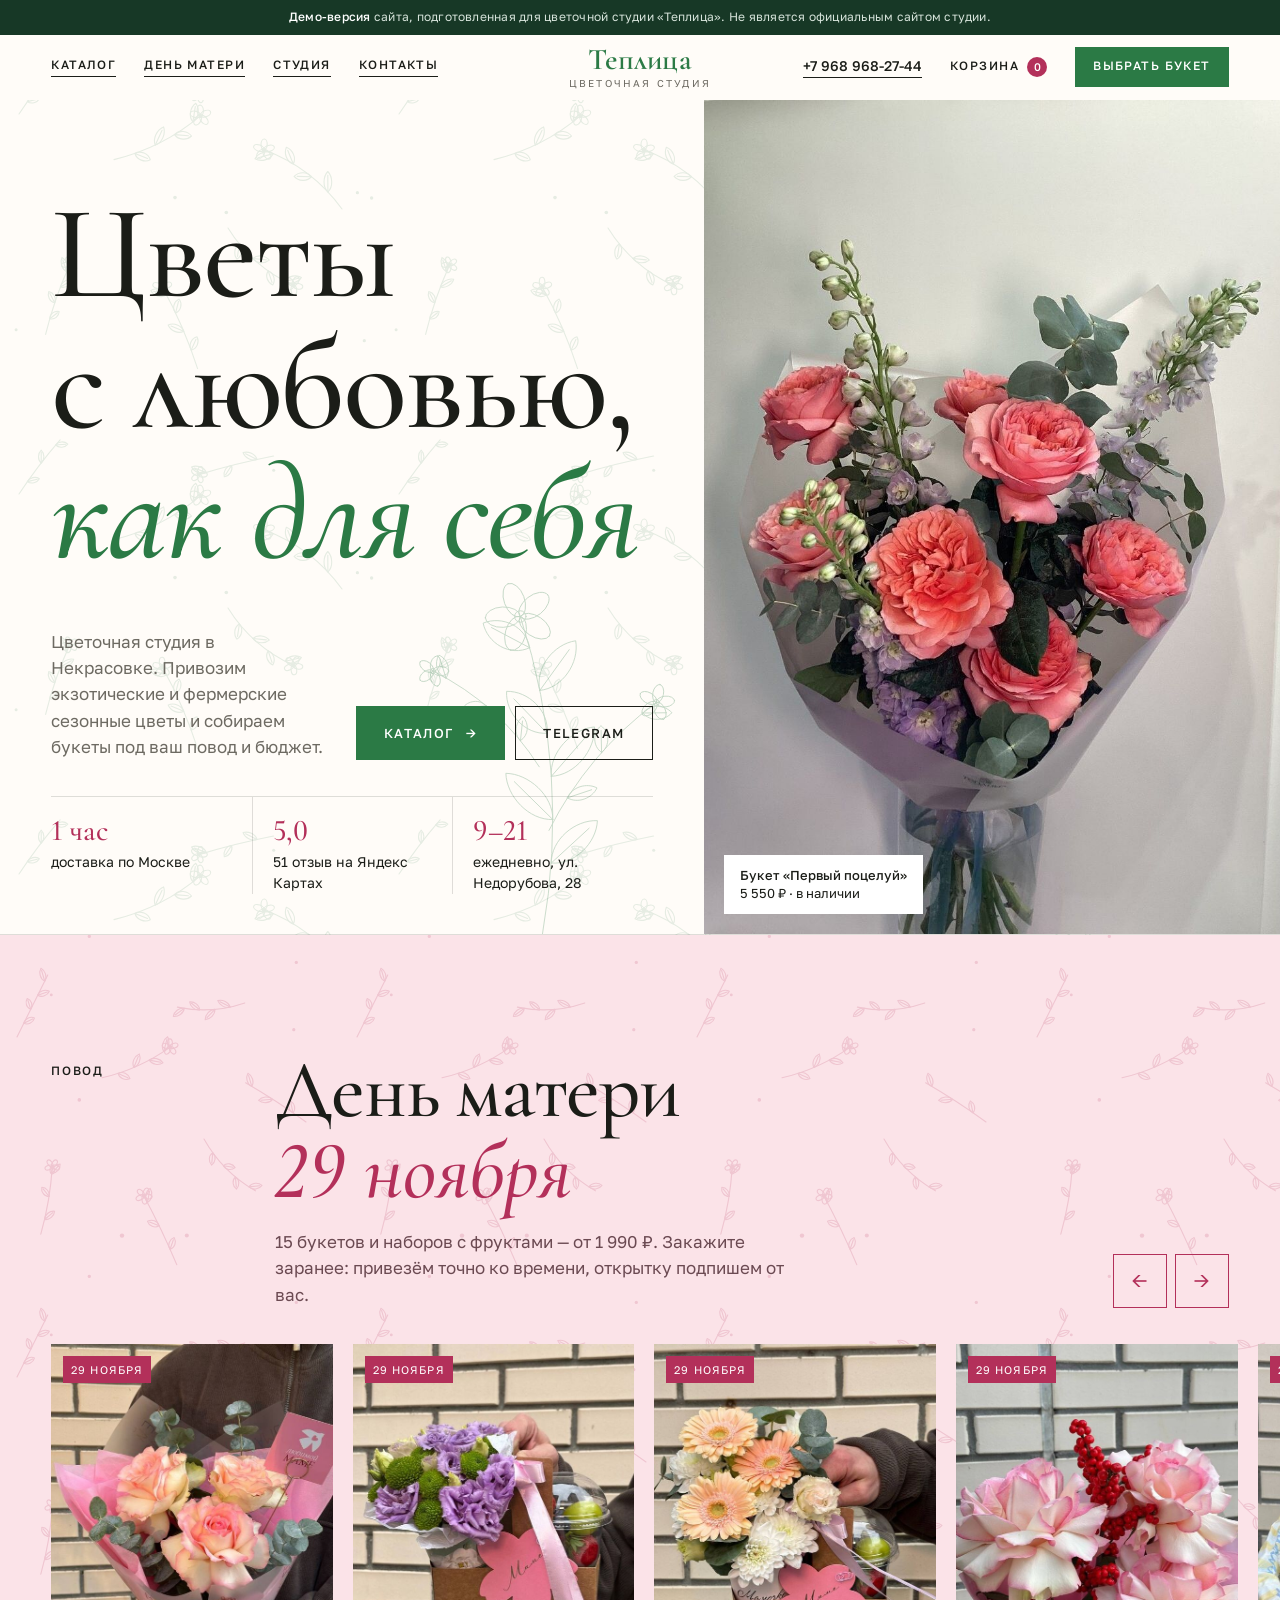
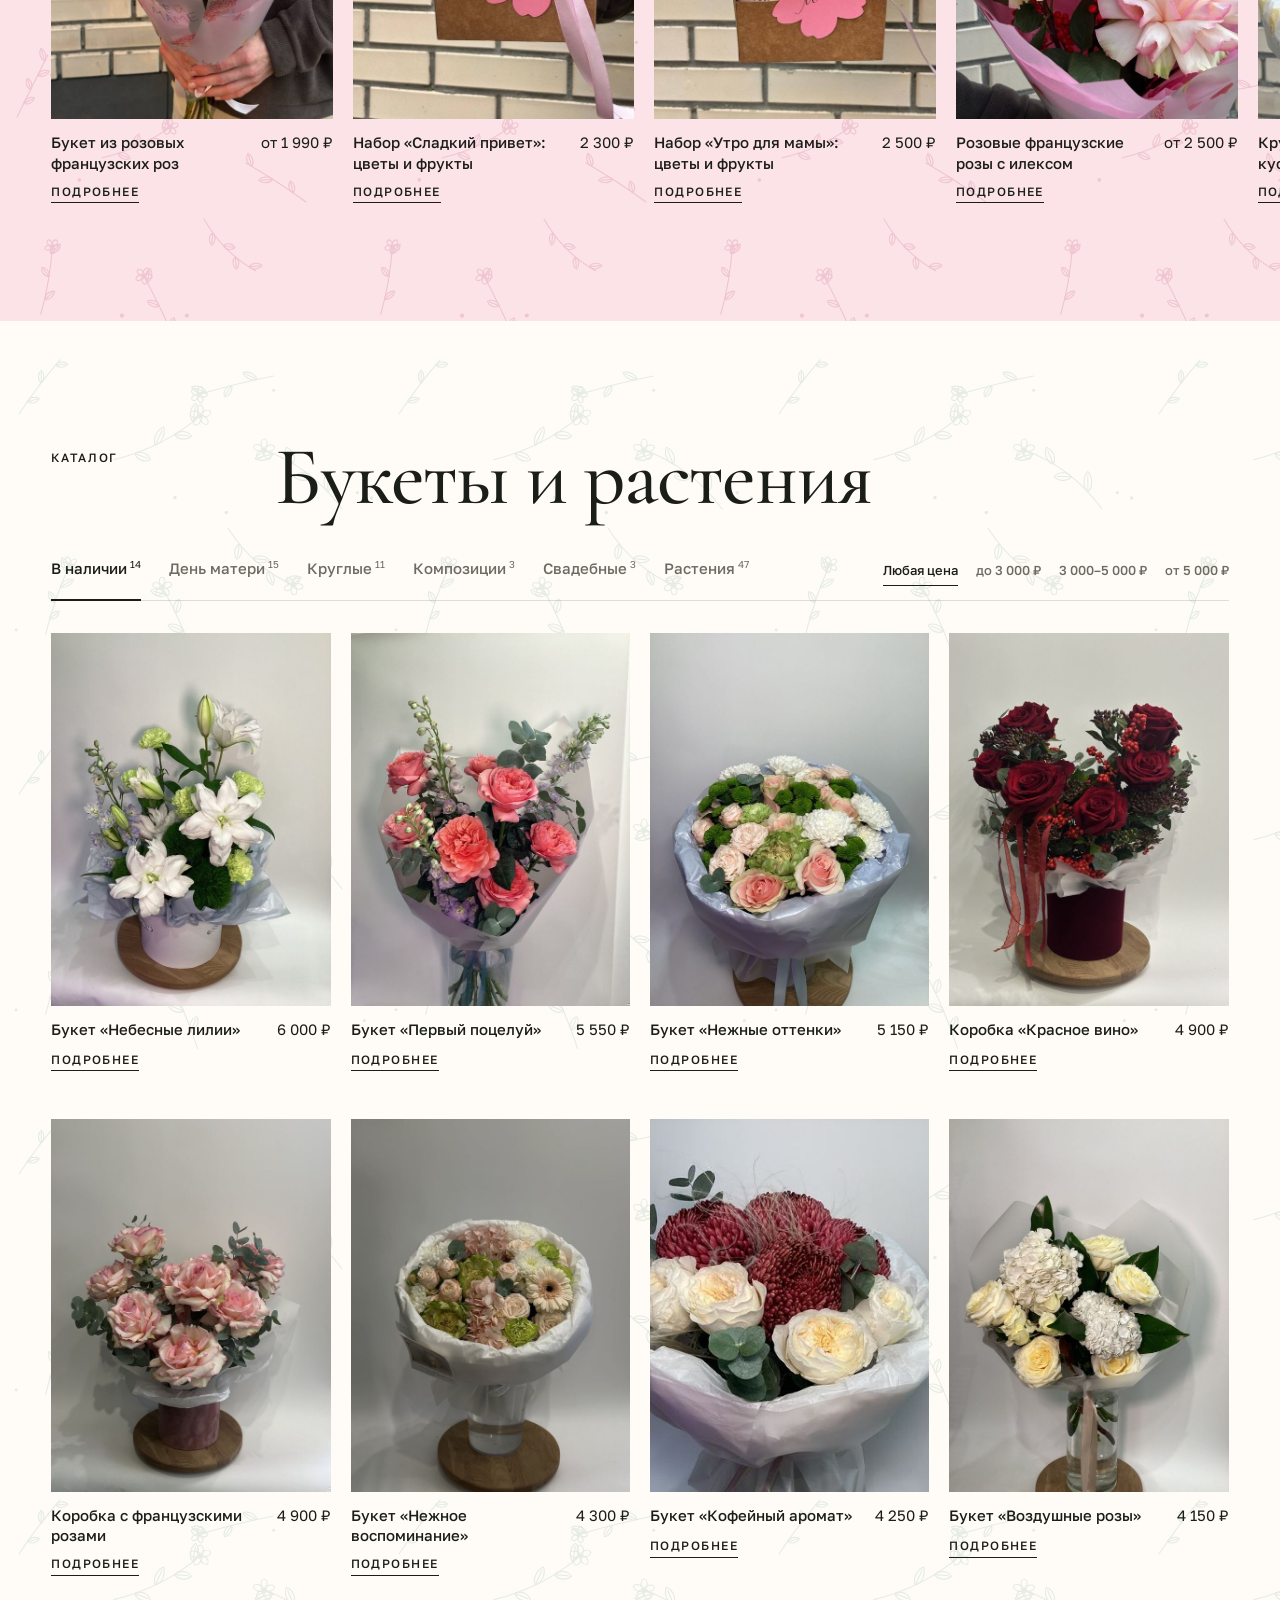
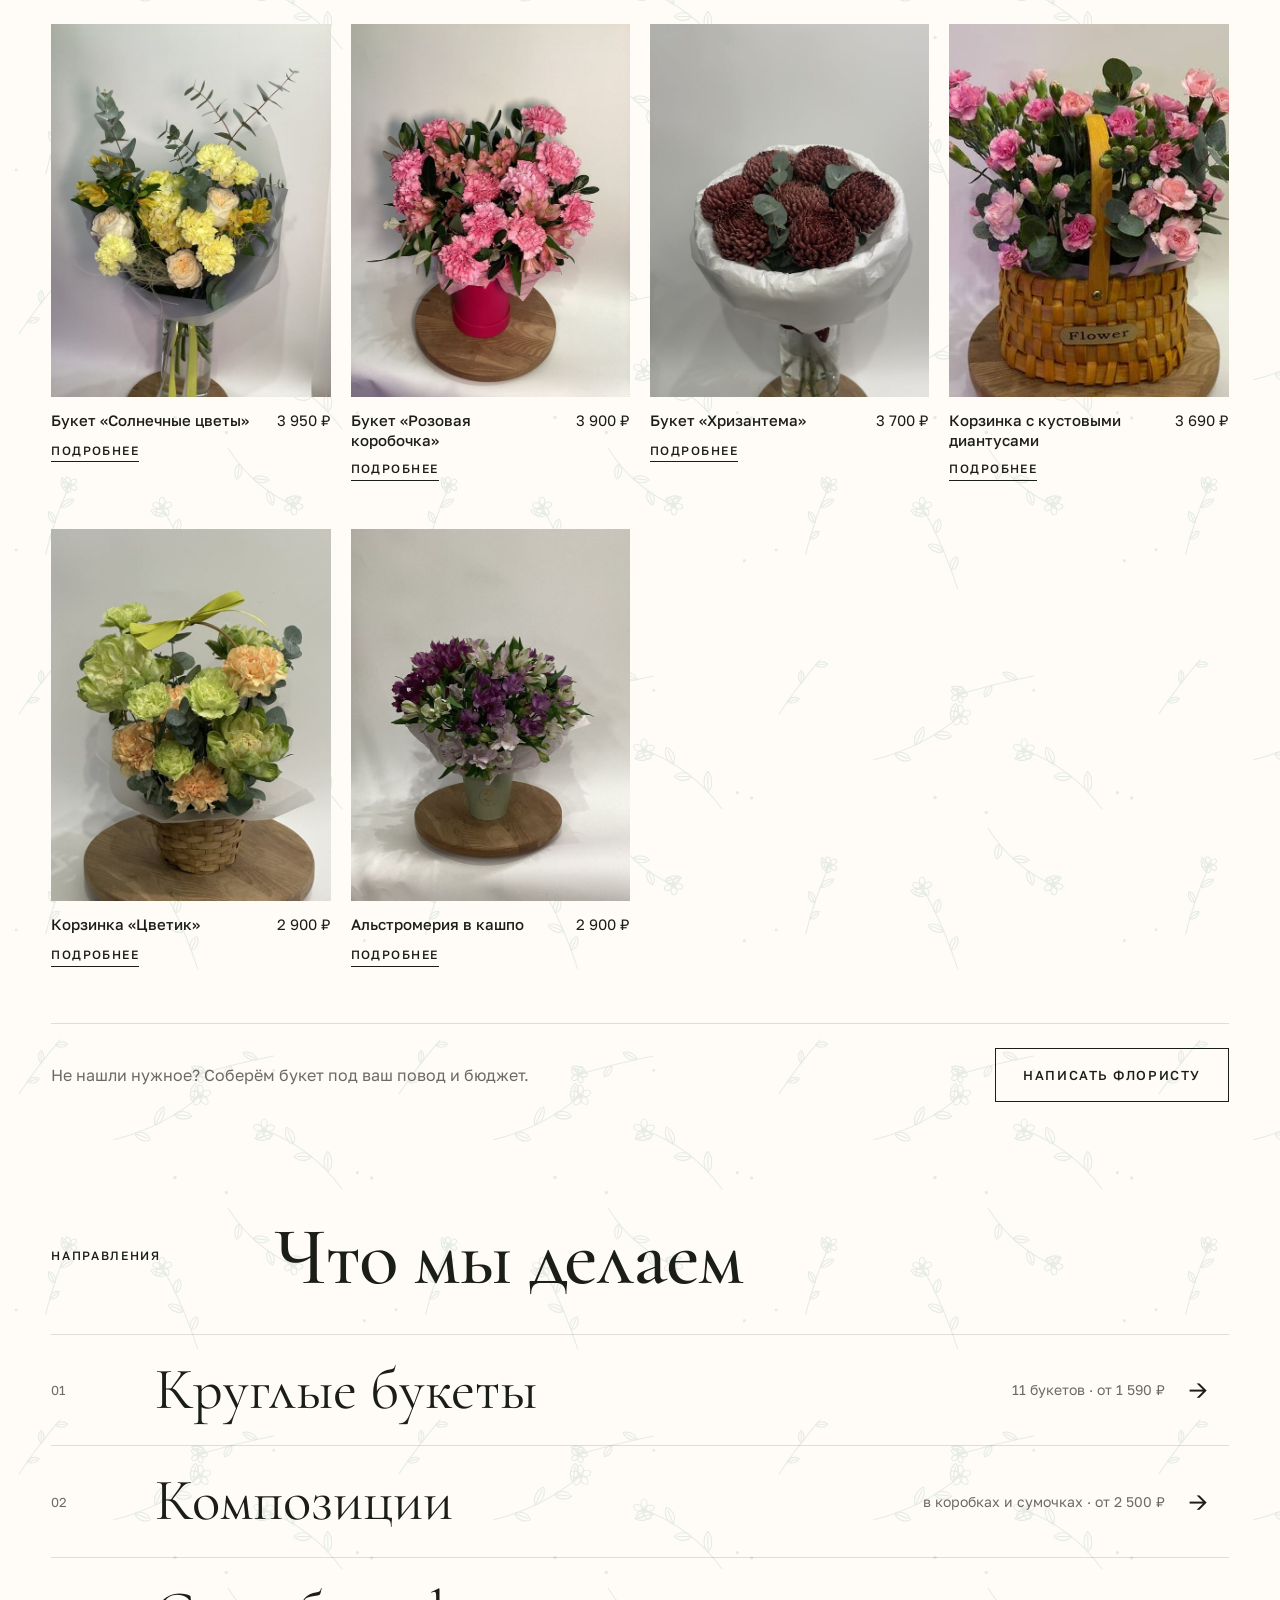
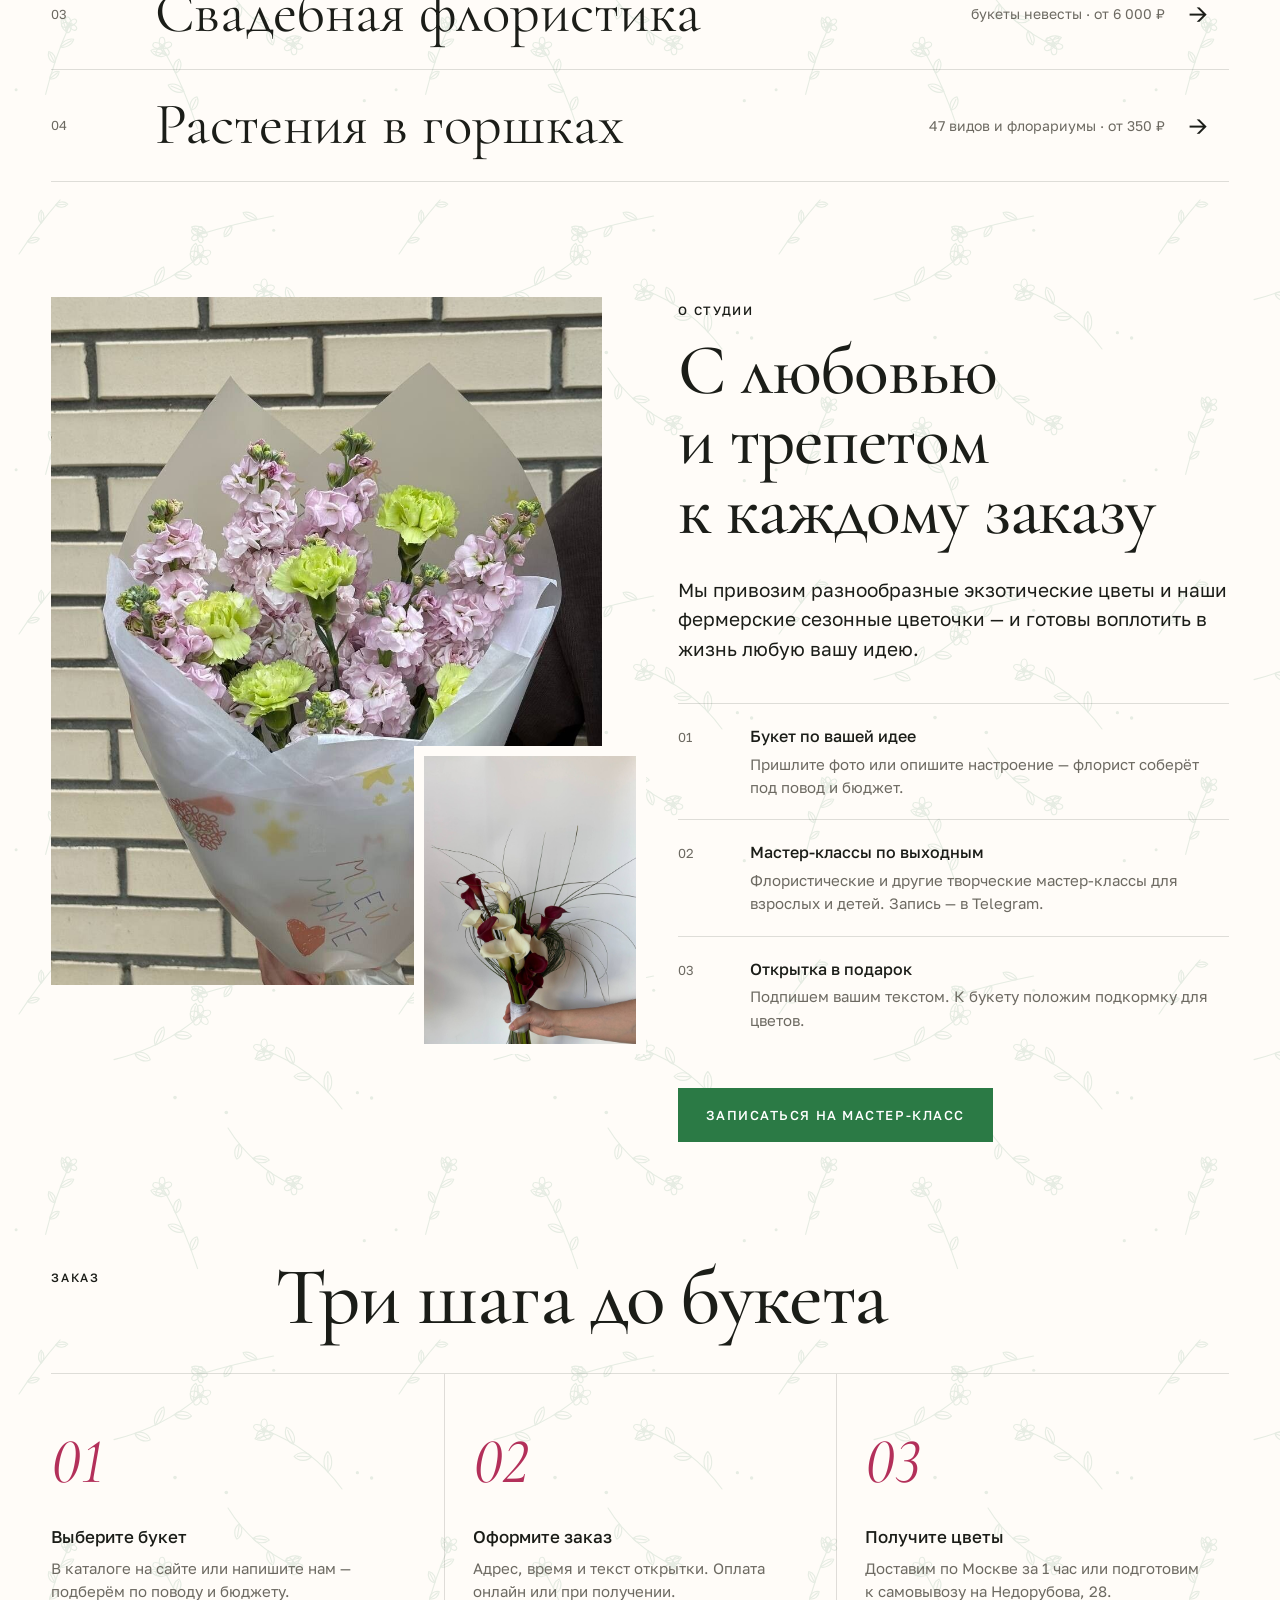
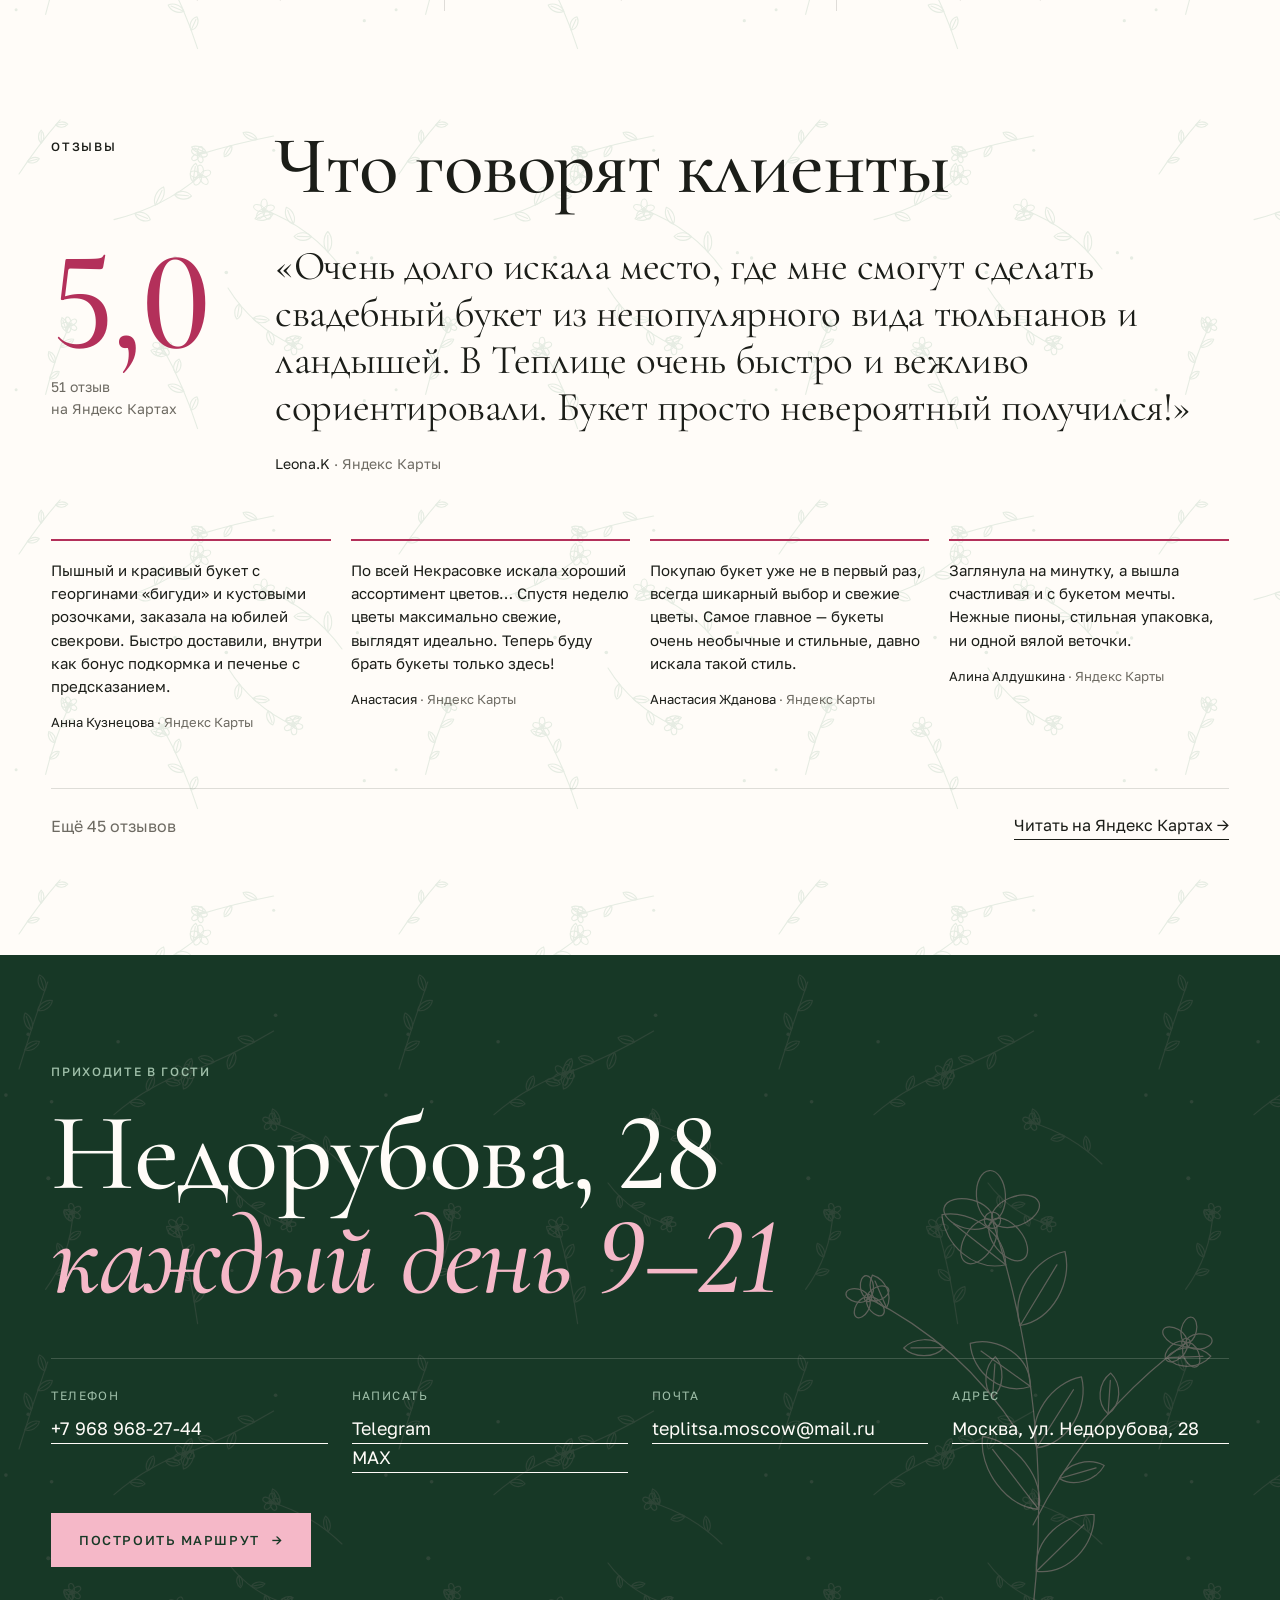
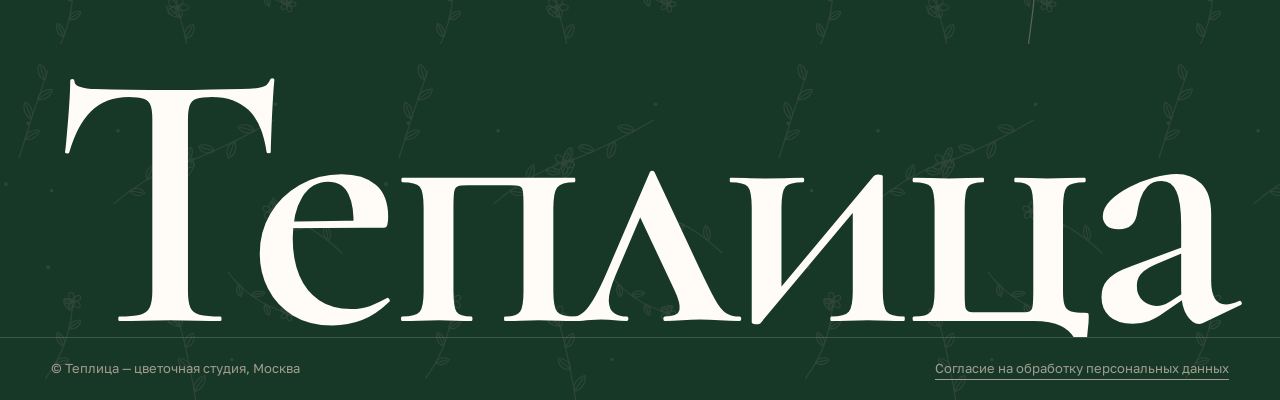
<file: index.html>
<!doctype html>
<html lang="ru">
<head>
<meta charset="utf-8">
<meta name="viewport" content="width=device-width, initial-scale=1">
<meta name="robots" content="noindex, nofollow">
<title>Теплица — цветочная студия в Москве</title>
<meta name="description" content="Цветочная студия «Теплица» в Некрасовке: авторские букеты из экзотических и фермерских сезонных цветов, доставка по Москве за 1 час, открытка в подарок. ул. Недорубова, 28, ежедневно 9:00–21:00.">
<meta property="og:title" content="Теплица — цветочная студия">
<meta property="og:description" content="Цветы с любовью, как для себя. Доставка по Москве за 1 час.">
<meta property="og:image" content="https://suvkovivan-cpu.github.io/telpica/img/cf590f4fdb6bf0af6410e1709a60d839f3ecc6a0c.jpg">
<meta name="theme-color" content="#fffcf8">
<link rel="icon" href="logo.jpg">
<link rel="preload" as="image" href="img/hd/cf590f4fdb6bf0af6410e1709a60d839f3ecc6a0c.jpg" media="(min-width: 961px)" fetchpriority="high">
<link rel="preload" as="image" href="img/cf590f4fdb6bf0af6410e1709a60d839f3ecc6a0c.jpg" media="(max-width: 960px)" fetchpriority="high">
<link rel="preconnect" href="https://fonts.googleapis.com">
<link rel="preconnect" href="https://fonts.gstatic.com" crossorigin>
<link href="https://fonts.googleapis.com/css2?family=Cormorant+Garamond:ital,wght@0,500;0,600;1,500&family=Golos+Text:wght@400;500;600&display=swap" rel="stylesheet">
<script type="application/ld+json">
{"@context":"https://schema.org","@type":"Florist","name":"Теплица — цветочная студия","image":"https://suvkovivan-cpu.github.io/telpica/logo.jpg","telephone":"+7 968 968-27-44","email":"teplitsa.moscow@mail.ru","address":{"@type":"PostalAddress","streetAddress":"ул. Недорубова, 28","addressLocality":"Москва","addressCountry":"RU"},"openingHours":"Mo-Su 09:00-21:00","aggregateRating":{"@type":"AggregateRating","ratingValue":"5","reviewCount":"51"}}
</script>
<script>document.documentElement.classList.add("js")</script>
<style>
/* ================================================================
   НАСТРОЙКИ
   --hero-photo  фото на обложке (компьютер), --hero-photo-mobile — для телефона
   --paper       основной фон страницы
   --blush       розовый фон блока «День матери»
   --berry       малиновый акцент
   --accent      фирменный зелёный (кнопки)
   --forest      тёмно-зелёный фон контактов
   ================================================================ */
:root{
  --hero-photo: url("img/hd/cf590f4fdb6bf0af6410e1709a60d839f3ecc6a0c.jpg");
  --hero-photo-mobile: url("img/cf590f4fdb6bf0af6410e1709a60d839f3ecc6a0c.jpg");
  --paper:#fffcf8;
  --paper-2:#f4ece4;
  --ink:#1b1d18;
  --muted:#6d6a62;
  --line:rgba(27,29,24,.14);
  --accent:#2b7a45;
  --berry:#b3305a;
  --blush:#fbe3e8;
  --forest:#173826;
  --serif:"Cormorant Garamond", "Times New Roman", serif;
  --sans:"Golos Text", system-ui, -apple-system, "Segoe UI", sans-serif;
  --gut:clamp(16px,4vw,56px);
}
*{box-sizing:border-box;margin:0;padding:0}
html{scroll-behavior:smooth;-webkit-text-size-adjust:100%}
body{background:var(--paper) url("img/decor/pattern-cream.svg");color:var(--ink);font:400 16px/1.55 var(--sans);-webkit-font-smoothing:antialiased;overflow-x:clip}
img{display:block;max-width:100%}
a{color:inherit;text-decoration:none}
button{font:inherit;color:inherit;background:none;border:0;cursor:pointer}
.w{padding:0 var(--gut);max-width:1600px;margin:0 auto}
.serif,.facts b,.steps .num,.mom-date{font-variant-numeric:lining-nums}
.serif{font-family:var(--serif);font-weight:500;letter-spacing:-.015em;line-height:.98}
.serif em{font-style:italic}
.label{font-size:12px;font-weight:500;letter-spacing:.14em;text-transform:uppercase}
.muted{color:var(--muted)}
.link{background:linear-gradient(currentColor,currentColor) 0 100%/100% 1px no-repeat;padding-bottom:2px;transition:background-size .35s}
.link:hover{background-size:0 1px;background-position:100% 100%}
.btn{display:inline-flex;align-items:center;justify-content:center;text-align:center;gap:12px;min-height:54px;padding:14px 28px;background:var(--accent);color:#fff;font-size:13px;font-weight:500;letter-spacing:.12em;text-transform:uppercase;transition:background .25s,color .25s}
.btn:hover{background:var(--forest)}
.btn.line{background:transparent;color:var(--ink);box-shadow:inset 0 0 0 1px var(--ink)}
.btn.line:hover{background:var(--ink);color:#fff}
.btn .ar{transition:transform .25s}
.btn:hover .ar{transform:translateX(4px)}
section{scroll-margin-top:64px}
.rule{border-top:1px solid var(--line)}

/* reveal */
.js .rv{transform:translateY(18px);transition:transform 1s cubic-bezier(.2,.7,.2,1)}
.js .rv.in{transform:none}
@media (prefers-reduced-motion:reduce){.js .rv{transform:none;transition:none}html{scroll-behavior:auto}}

/* demo */
.demo{background:var(--forest);color:#d6e3da;font-size:12px;text-align:center;padding:8px var(--gut);letter-spacing:.02em}
.demo b{color:#fff;font-weight:500}

/* header */
.hd{position:sticky;top:0;z-index:40;background:var(--paper);border-bottom:1px solid transparent;transition:border-color .3s}
.hd.sc{border-color:var(--line)}
.hd .w{display:grid;grid-template-columns:1fr auto 1fr;align-items:center;height:64px;gap:24px}
.nav{display:flex;gap:28px}
.nav a{font-size:12px;font-weight:500;letter-spacing:.12em;text-transform:uppercase}
.brand{display:flex;flex-direction:column;align-items:center;line-height:1}
.brand b{font-family:var(--serif);font-size:30px;font-weight:600;letter-spacing:.01em;color:var(--accent)}
.brand small{font-size:10px;letter-spacing:.22em;text-transform:uppercase;color:var(--muted);margin-top:3px}
.hd-r{display:flex;justify-content:flex-end;align-items:center;gap:28px;font-size:14px;font-weight:500}
.hd-r .btn{min-height:40px;padding:8px 18px;font-size:12px}
@media(max-width:960px){
  .nav{display:none}
  .hd .w{grid-template-columns:auto 1fr;height:58px}
  .brand{align-items:flex-start}.brand b{font-size:26px}
  .hd-r .tel,.hd-r .btn{display:none}
}

/* hero */
.hero{display:grid;grid-template-columns:minmax(0,1.1fr) minmax(0,.9fr);min-height:calc(100svh - 64px - 33px);border-bottom:1px solid var(--line)}
.hero-l{position:relative;isolation:isolate;overflow:hidden;padding:clamp(40px,7vw,96px) var(--gut) 40px;display:flex;flex-direction:column;justify-content:space-between;gap:48px}
.hero-l::before{content:"";position:absolute;z-index:-1;right:0;bottom:0;width:min(46%,380px);aspect-ratio:520/640;background:url("img/decor/branch-green.svg") bottom right/contain no-repeat;opacity:.55;pointer-events:none}
@media(max-width:960px){.hero-l::before{width:58%;opacity:.35}}
.hero h1{font-size:clamp(64px,10.4vw,172px)}
.hero h1 em{color:var(--accent)}
.hero-sub{display:grid;grid-template-columns:minmax(0,1fr) auto;gap:32px;align-items:end}
.hero-sub p{max-width:440px;font-size:17px;color:var(--muted)}
.hero-cta{display:flex;flex-wrap:wrap;gap:10px}
.facts{display:grid;grid-template-columns:repeat(3,1fr);border-top:1px solid var(--line)}
.facts div{padding:18px 0 0;font-size:14px}
.facts div+div{padding-left:20px;border-left:1px solid var(--line)}
.facts b{display:block;font-family:var(--serif);font-size:30px;font-weight:500;line-height:1.05;margin-bottom:4px;color:var(--berry)}
.hero-r{position:relative;background:#e9dfd4 var(--hero-photo) center 38%/cover no-repeat;min-height:520px}
.hero-r figcaption{position:absolute;left:20px;bottom:20px;background:#fff;padding:12px 16px;font-size:13px;line-height:1.35}
.hero-r figcaption b{display:block;font-weight:500}
@media(max-width:960px){
  .hero{grid-template-columns:1fr;min-height:0}
  .hero-r{order:-1;min-height:68vw;max-height:560px;background-image:var(--hero-photo-mobile)}
  .hero-l{padding-top:36px;gap:32px}
  .hero-sub{grid-template-columns:1fr}
  .facts b{font-size:24px}
  .facts div{font-size:12.5px}.facts div+div{padding-left:12px}
}

/* section heads */
.sh{display:grid;grid-template-columns:200px 1fr auto;gap:24px;align-items:end;padding:clamp(64px,9vw,128px) 0 36px}
.sh .label{align-self:start;padding-top:12px}
.sh h2{font-size:clamp(46px,6.4vw,104px)}
@media(max-width:760px){.sh{grid-template-columns:1fr;gap:14px}.sh .label{padding:0}}

/* mother's day */
.mom{background:var(--blush) url("img/decor/pattern-blush.svg")}
.mom .sh{grid-template-columns:200px 1fr auto}
.mom-date{font-family:var(--serif);font-size:clamp(46px,6.4vw,104px);line-height:.98;color:var(--berry);font-style:italic;font-weight:500}
.mom-lead{max-width:520px;color:#6b4a52;margin-top:18px;font-size:17px}
.rail-wrap{position:relative;padding-bottom:clamp(56px,7vw,96px)}
.rail{display:grid;grid-auto-flow:column;grid-auto-columns:clamp(240px,22vw,340px);gap:20px;overflow-x:auto;scroll-snap-type:x mandatory;scroll-padding-inline:var(--gut);padding:0 var(--gut) 8px;scrollbar-width:none}
.rail::-webkit-scrollbar{display:none}
.rail .it{scroll-snap-align:start}
.rail-nav{display:flex;gap:8px}
.rail-nav button{width:54px;height:54px;box-shadow:inset 0 0 0 1px var(--berry);color:var(--berry);font-size:20px;transition:background .2s,color .2s}
.rail-nav button:hover{background:var(--berry);color:#fff}
@media(max-width:760px){.rail-nav{display:none}.rail{grid-auto-columns:68vw;gap:12px}}

/* product item */
.it{display:flex;flex-direction:column;gap:12px;cursor:pointer}
.it .ph{position:relative;aspect-ratio:3/4;overflow:hidden;background:linear-gradient(160deg,#efe6dc,#e4d6c8)}
.it .ph img{position:absolute;inset:0;width:100%;height:100%;object-fit:cover;transition:opacity .5s,transform 1.2s cubic-bezier(.2,.7,.2,1)}
.it .ph img+img{opacity:0}
.it:hover .ph img{transform:scale(1.04)}
.it:hover .ph img+img{opacity:1}
.it .tag{position:absolute;top:12px;left:12px;background:var(--berry);color:#fff;font-size:11px;letter-spacing:.1em;text-transform:uppercase;padding:5px 8px;z-index:1}
.it .meta{display:grid;grid-template-columns:1fr auto;gap:4px 16px;align-items:baseline}
.it h3{font-size:15px;font-weight:500;line-height:1.35}
.it .pr{font-size:15px;white-space:nowrap}
.it .go{grid-column:1/-1;justify-self:start;font-size:12px;font-weight:500;letter-spacing:.12em;text-transform:uppercase;margin-top:6px}
@media(max-width:760px){.it .meta{grid-template-columns:1fr}.it h3,.it .pr{font-size:14px}.it .pr{font-weight:500}}

/* catalog */
.filters{display:flex;justify-content:space-between;gap:24px;align-items:end;border-bottom:1px solid var(--line);padding-bottom:16px;margin-bottom:32px}
.tabs,.prices{display:flex;flex-wrap:wrap;gap:6px 28px}
.tab{font-size:15px;font-weight:500;color:var(--muted);padding:4px 0;position:relative;white-space:nowrap;transition:color .2s}
.tab sup{font-size:10px;margin-left:3px;font-weight:400}
.tab:hover,.tab[aria-pressed="true"]{color:var(--ink)}
.tab[aria-pressed="true"]::after{content:"";position:absolute;left:0;right:0;bottom:-17px;height:2px;background:var(--ink)}
.prices{gap:6px 18px}
.prices .tab{font-size:13px}
.prices .tab[aria-pressed="true"]::after{bottom:-2px;height:1px}
.grid{display:grid;grid-template-columns:repeat(4,1fr);gap:48px 20px}
@media(max-width:1100px){.grid{grid-template-columns:repeat(3,1fr)}}
@media(max-width:760px){
  .grid{grid-template-columns:repeat(2,1fr);gap:32px 12px}
  .filters{flex-direction:column;align-items:stretch;gap:14px}
  .tabs,.prices{flex-wrap:nowrap;overflow-x:auto;scrollbar-width:none;margin:0 calc(var(--gut)*-1);padding:0 var(--gut)}
  .tabs::-webkit-scrollbar,.prices::-webkit-scrollbar{display:none}
  .tab[aria-pressed="true"]::after{bottom:-2px}
}
.cat-foot{display:flex;justify-content:space-between;align-items:center;gap:16px;flex-wrap:wrap;margin-top:56px;padding-top:24px;border-top:1px solid var(--line)}
.empty{grid-column:1/-1;color:var(--muted);padding:40px 0}

/* directions index */
.idx a{display:grid;grid-template-columns:80px 1fr auto 40px;gap:24px;align-items:center;padding:26px 0;border-top:1px solid var(--line);position:relative}
.idx a:last-child{border-bottom:1px solid var(--line)}
.idx .n{font-size:13px;color:var(--muted)}
.idx .t{font-family:var(--serif);font-size:clamp(34px,4.6vw,72px);line-height:1;transition:transform .5s cubic-bezier(.2,.7,.2,1),color .3s}
.idx .d{font-size:14px;color:var(--muted);text-align:right}
.idx .a{font-size:24px;transition:transform .3s}
.idx a:hover .t{transform:translateX(16px);color:var(--berry)}
.idx a:hover .a{transform:translateX(6px)}
.idx .pv{position:absolute;right:22%;top:50%;width:200px;aspect-ratio:3/4;object-fit:cover;transform:translateY(-50%) rotate(3deg) scale(.9);opacity:0;pointer-events:none;transition:opacity .35s,transform .5s cubic-bezier(.2,.7,.2,1);z-index:2}
.idx a:hover .pv{opacity:1;transform:translateY(-50%) rotate(-2deg) scale(1)}
@media(max-width:760px){
  .idx a{grid-template-columns:64px 1fr 24px;gap:14px;padding:16px 0}
  .idx .d{display:none}
  .idx .pv{position:static;width:64px;opacity:1;transform:none;grid-row:1;grid-column:1}
  .idx .n{display:none}
}

/* studio */
.studio{display:grid;grid-template-columns:1fr 1fr;gap:clamp(32px,6vw,96px);padding-top:clamp(64px,9vw,128px);padding-bottom:clamp(64px,9vw,128px);align-items:start}
.studio-img{position:relative}
.studio-img img{width:100%;aspect-ratio:4/5;object-fit:cover}
.studio-img img.small{position:absolute;width:42%;aspect-ratio:3/4;right:-8%;bottom:-10%;border:10px solid var(--paper)}
.studio h2{font-size:clamp(46px,5.6vw,92px);margin:14px 0 28px}
.studio p.lead{font-size:19px;line-height:1.55;max-width:560px}
.points{margin-top:40px}
.points>div{display:grid;grid-template-columns:56px 1fr;gap:16px;padding:20px 0;border-top:1px solid var(--line)}
.points span{font-size:13px;color:var(--muted);padding-top:3px}
.points b{display:block;font-weight:500;margin-bottom:4px}
.points p{color:var(--muted);font-size:15px}
@media(max-width:960px){.studio{grid-template-columns:1fr}.studio-img img.small{right:0;bottom:-8%}}

/* steps */
.steps{display:grid;grid-template-columns:repeat(3,1fr);border-top:1px solid var(--line)}
.steps div{padding:28px 28px 8px 0}
.steps div+div{padding-left:28px;border-left:1px solid var(--line)}
.steps .num{font-family:var(--serif);font-size:64px;line-height:1;color:var(--berry);margin-bottom:22px;font-style:italic}
.steps b{display:block;font-weight:500;font-size:17px;margin-bottom:6px}
.steps p{color:var(--muted);font-size:15px;max-width:340px}
@media(max-width:760px){.steps{grid-template-columns:1fr}.steps div,.steps div+div{padding:22px 0;border-left:0}.steps div+div{border-top:1px solid var(--line)}.steps .num{font-size:48px;margin-bottom:10px}}

/* reviews */
.rev{display:grid;grid-template-columns:200px 1fr;gap:24px}
.score{font-family:var(--serif);font-size:clamp(96px,11vw,180px);line-height:.85;color:var(--berry)}
.score + p{font-size:14px;color:var(--muted);margin-top:14px}
.quote{font-family:var(--serif);font-size:clamp(28px,3.2vw,48px);line-height:1.15;letter-spacing:-.01em;max-width:1100px}
.quote::before{content:"«"}.quote::after{content:"»"}
.who{margin-top:22px;font-size:14px}
.who span{color:var(--muted)}
.qs{display:grid;grid-template-columns:repeat(4,1fr);gap:20px;margin-top:64px}
.qs div{border-top:2px solid var(--berry);padding-top:18px;font-size:15px}
.qs .who{margin-top:14px;font-size:13px}
@media(max-width:1100px){.qs{grid-template-columns:repeat(2,1fr)}}
@media(max-width:760px){.rev{grid-template-columns:1fr}.qs{grid-template-columns:1fr;gap:28px;margin-top:40px}}

/* contacts */
.ct{position:relative;isolation:isolate;overflow:hidden;background:var(--forest) url("img/decor/pattern-forest.svg");color:var(--paper);margin-top:clamp(64px,9vw,128px)}
.ct .w{padding-top:clamp(64px,8vw,112px);padding-bottom:clamp(48px,6vw,80px)}
.ct .label{color:#9fbfa9}
.addr{font-family:var(--serif);font-size:clamp(52px,8.6vw,148px);line-height:.95;margin:18px 0 48px}
.addr em{color:#f5b8c8}
.ct::after{content:"";position:absolute;z-index:-1;right:2%;bottom:-4%;width:min(38%,460px);aspect-ratio:520/640;background:url("img/decor/branch-pink.svg") bottom right/contain no-repeat;opacity:.7;pointer-events:none}
@media(max-width:760px){.ct::after{width:70%;opacity:.35}}
.ct-grid{display:grid;grid-template-columns:repeat(4,1fr);gap:24px;border-top:1px solid rgba(243,239,231,.18);padding-top:28px}
.ct-grid small{display:block;font-size:12px;letter-spacing:.12em;text-transform:uppercase;color:#9fbfa9;margin-bottom:10px}
.ct-grid a,.ct-grid span{font-size:18px;display:block;line-height:1.5}
.ct .btn{background:#f5b8c8;color:var(--forest);margin-top:40px}
.ct .btn:hover{background:#fff}
@media(max-width:860px){.ct-grid{grid-template-columns:1fr 1fr;row-gap:28px}}
@media(max-width:480px){.ct-grid{grid-template-columns:1fr}}
.ft{background:var(--forest) url("img/decor/pattern-forest.svg");color:#a29d90;font-size:13px;overflow:hidden}
.ft .w{display:flex;justify-content:space-between;gap:16px;flex-wrap:wrap;padding-top:20px;padding-bottom:20px;border-top:1px solid rgba(243,239,231,.18)}
.wordmark{font-family:var(--serif);font-weight:600;color:var(--paper);font-size:29vw;line-height:.72;letter-spacing:-.03em;text-align:center;padding-top:2vw;white-space:nowrap;user-select:none;overflow:hidden}

/* mobile bar */
.mbar{display:none}
@media(max-width:760px){
  .mbar{display:grid;grid-template-columns:1fr 1fr 1.25fr;position:fixed;left:0;right:0;bottom:0;z-index:45;background:var(--paper);border-top:1px solid var(--line);padding-bottom:env(safe-area-inset-bottom)}
  .mbar a{height:56px;display:flex;align-items:center;justify-content:center;font-size:12px;font-weight:500;letter-spacing:.1em;text-transform:uppercase}
  .mbar a+a{border-left:1px solid var(--line)}
  .mbar a:last-child{background:var(--accent);color:#fff}
  .ft{padding-bottom:calc(56px + env(safe-area-inset-bottom))}
}

/* dialogs */
.dlg{margin:auto;border:0;padding:0;background:var(--paper);color:var(--ink);max-height:calc(100% - 24px)}
.dlg::backdrop{background:rgba(23,56,38,.55)}
.dlg .x{position:absolute;top:10px;right:12px;width:40px;height:40px;font-size:28px;line-height:1;color:var(--muted);z-index:3;background:var(--paper)}
/* product */
.pd{width:min(1040px,calc(100% - 24px))}
.pd-in{display:grid;grid-template-columns:1.05fr 1fr}
.gal{background:var(--paper-2);position:relative}
.gal-main{display:grid;grid-auto-flow:column;grid-auto-columns:100%;overflow-x:auto;scroll-snap-type:x mandatory;scrollbar-width:none;aspect-ratio:3/4}
.gal-main::-webkit-scrollbar{display:none}
.gal-main img{width:100%;height:100%;object-fit:cover;scroll-snap-align:start}
.thumbs{display:flex;gap:6px;padding:8px;flex-wrap:wrap}
.thumbs button{width:56px;aspect-ratio:3/4;padding:0;opacity:.55;outline-offset:-2px}
.thumbs button[aria-current="true"]{opacity:1;outline:2px solid var(--berry)}
.thumbs img{width:100%;height:100%;object-fit:cover}
.pd-info{padding:36px 36px 28px;display:flex;flex-direction:column;gap:18px}
.pd-info h3{font-family:var(--serif);font-weight:500;font-size:clamp(30px,3.4vw,44px);line-height:1.02;padding-right:36px}
.pd-price{font-size:22px;font-weight:500}
.pd-desc{color:var(--muted);font-size:15px;line-height:1.6}
.pd-desc p+p{margin-top:8px}
.vars{border:0;display:grid;gap:8px}
.vars legend{font-size:12px;letter-spacing:.12em;text-transform:uppercase;font-weight:500;margin-bottom:8px}
.var{display:flex;justify-content:space-between;align-items:center;gap:12px;padding:12px 14px;box-shadow:inset 0 0 0 1px var(--line);cursor:pointer;font-size:15px}
.var:has(input:checked){box-shadow:inset 0 0 0 2px var(--accent);background:#fff}
.var input{accent-color:var(--accent);margin-right:10px}
.var span:first-child{display:flex;align-items:center}
.qty{display:inline-flex;align-items:center;box-shadow:inset 0 0 0 1px var(--line)}
.qty button{width:40px;height:40px;font-size:18px}
.qty output{min-width:28px;text-align:center;font-weight:500}
.pd-buy{display:grid;grid-template-columns:auto 1fr;gap:10px;align-items:stretch}
.pd-buy .qty{height:54px}.pd-buy .qty button{height:54px}
.pd-notes{list-style:none;font-size:14px;color:var(--muted);border-top:1px solid var(--line);padding-top:14px;display:grid;gap:6px}
.pd-notes b{color:var(--ink);font-weight:500}
.pd-alt{font-size:13px;color:var(--muted)}
@media(max-width:820px){
  .pd{width:100%;max-width:100%;height:100%;max-height:100%}
  .pd-in{grid-template-columns:1fr}
  .gal-main{aspect-ratio:4/5}
  .pd-info{padding:22px 16px calc(28px + env(safe-area-inset-bottom))}
  .thumbs{display:none}
  .dots{display:flex;gap:6px;justify-content:center;position:absolute;bottom:10px;left:0;right:0}
  .dots i{width:6px;height:6px;border-radius:50%;background:#fff;opacity:.6}
  .dots i.on{opacity:1;background:var(--berry)}
}
@media(min-width:821px){.dots{display:none}}
/* cart */
.cart{width:min(560px,100%);height:100%;max-height:100%;margin:0 0 0 auto}
.cart-in{display:flex;flex-direction:column;min-height:100%}
.cart h3{font-family:var(--serif);font-weight:500;font-size:34px;padding:22px 24px 14px;border-bottom:1px solid var(--line)}
.cart-body{flex:1;padding:8px 24px 24px}
.cart-foot{position:sticky;bottom:0;background:var(--paper);border-top:1px solid var(--line);padding:16px 24px calc(16px + env(safe-area-inset-bottom));display:grid;gap:10px}
.sum{display:flex;justify-content:space-between;font-size:15px}
.sum.big{font-size:20px;font-weight:500}
.ci{display:grid;grid-template-columns:72px 1fr auto;gap:14px;padding:16px 0;border-bottom:1px solid var(--line)}
.ci img{width:72px;aspect-ratio:3/4;object-fit:cover}
.ci b{font-weight:500;font-size:15px;display:block}
.ci small{color:var(--muted);font-size:13px}
.ci .qty{margin-top:10px}.ci .qty button{width:34px;height:34px}
.ci .rm{font-size:13px;color:var(--muted);text-decoration:underline;align-self:start}
.ci .pr{font-weight:500;white-space:nowrap}
.empty-cart{padding:40px 0;color:var(--muted)}
.fs{border:0;padding:18px 0;border-bottom:1px solid var(--line);display:grid;gap:10px}
.fs legend{font-size:12px;letter-spacing:.12em;text-transform:uppercase;font-weight:500;padding-bottom:10px}
.row2{display:grid;grid-template-columns:1fr 1fr;gap:10px}
.row3{display:grid;grid-template-columns:2fr 1fr 1fr;gap:10px}
.fld{display:grid;gap:4px;font-size:13px;color:var(--muted)}
.fld input,.fld select,.fld textarea{font:inherit;font-size:16px;color:var(--ink);background:#fff;border:1px solid var(--line);padding:11px 12px;border-radius:0;width:100%}
.fld textarea{resize:vertical;min-height:72px}
.fld input:focus,.fld select:focus,.fld textarea:focus{outline:2px solid var(--accent);outline-offset:-1px}
.fld .cnt{justify-self:end;font-size:12px}
.seg{display:flex;flex-wrap:wrap;gap:8px}
.seg label{flex:1 1 auto;display:flex;flex-direction:column;align-items:center;justify-content:center;text-align:center;gap:6px;min-height:46px;padding:8px 12px;box-shadow:inset 0 0 0 1px var(--line);cursor:pointer;font-size:14px;background:#fff}
.seg label:has(input:checked){box-shadow:inset 0 0 0 2px var(--accent)}
.seg input{position:absolute;opacity:0;pointer-events:none}
.seg small{display:block;color:var(--muted);font-size:12px}
.chk{display:flex;gap:10px;font-size:13px;color:var(--muted);align-items:flex-start}
.chk input{accent-color:var(--accent);margin-top:3px;flex:none;width:18px;height:18px}
.chk a{color:var(--ink)}
.err{color:var(--berry);font-size:13px}
.hide{display:none!important}
.hp{position:absolute;left:-9999px;width:1px;height:1px;overflow:hidden}
.done{padding:28px 24px;display:grid;gap:14px}
.done h4{font-family:var(--serif);font-size:34px;font-weight:500;line-height:1.05}
.done pre{white-space:pre-wrap;font:inherit;font-size:14px;background:#fff;border:1px solid var(--line);padding:14px;max-height:240px;overflow:auto}
@media(max-width:560px){.row3{grid-template-columns:1fr 1fr}.row3 .fld:first-child{grid-column:1/-1}}
.cart-btn{position:relative;display:inline-flex;align-items:center;gap:8px;font-size:12px;font-weight:500;letter-spacing:.12em;text-transform:uppercase}
.badge{display:inline-grid;place-items:center;min-width:20px;height:20px;padding:0 6px;border-radius:10px;background:var(--berry);color:#fff;font-size:11px;letter-spacing:0}
.toast{position:fixed;left:50%;bottom:84px;transform:translateX(-50%);background:var(--forest);color:var(--paper);padding:12px 18px;font-size:14px;z-index:60;opacity:0;transition:opacity .25s;pointer-events:none;max-width:calc(100% - 32px);text-align:center}
.toast.on{opacity:1}
</style>
</head>
<body>
<aside class="demo" aria-label="Демо"><b>Демо-версия</b> сайта, подготовленная для цветочной студии «Теплица». Не является официальным сайтом студии.</aside>

<header class="hd" id="hd">
  <div class="w">
    <nav class="nav" aria-label="Разделы">
      <a href="#catalog" class="link">Каталог</a>
      <a href="#mom" class="link">День матери</a>
      <a href="#studio" class="link">Студия</a>
      <a href="#contacts" class="link">Контакты</a>
    </nav>
    <a class="brand" href="#top" aria-label="Теплица — наверх"><b>Теплица</b><small>цветочная студия</small></a>
    <div class="hd-r">
      <a class="tel link" href="tel:+79689682744">+7 968 968-27-44</a>
      <button class="cart-btn" type="button" data-open-cart>Корзина <span class="badge" data-count>0</span></button>
      <a class="btn" href="#catalog">Выбрать букет</a>
    </div>
  </div>
</header>

<main id="top">

<section class="hero">
  <div class="hero-l">
    <h1 class="serif rv">Цветы<br>с любовью,<br><em>как для себя</em></h1>
    <div class="rv">
      <div class="hero-sub">
        <p>Цветочная студия в Некрасовке. Привозим экзотические и фермерские сезонные цветы и собираем букеты под ваш повод и бюджет.</p>
        <div class="hero-cta">
          <a class="btn" href="#catalog">Каталог <span class="ar">→</span></a>
          <a class="btn line" href="https://t.me/+79689682744">Telegram</a>
        </div>
      </div>
      <div class="facts" style="margin-top:36px">
        <div><b>1 час</b>доставка по Москве</div>
        <div><b>5,0</b>51 отзыв на Яндекс Картах</div>
        <div><b>9–21</b>ежедневно, ул. Недорубова, 28</div>
      </div>
    </div>
  </div>
  <figure class="hero-r" role="img" aria-label="Букет «Первый поцелуй»">
    <figcaption><b>Букет «Первый поцелуй»</b>5 550 ₽ · в наличии</figcaption>
  </figure>
</section>

<section class="mom" id="mom">
  <div class="w">
    <div class="sh">
      <span class="label rv">Повод</span>
      <div class="rv">
        <h2 class="serif">День матери</h2>
        <div class="mom-date">29 ноября</div>
        <p class="mom-lead">15 букетов и наборов с фруктами — от 1 990 ₽. Закажите заранее: привезём точно ко времени, открытку подпишем от вас.</p>
      </div>
      <div class="rail-nav rv"><button type="button" data-rail="-1" aria-label="Назад">←</button><button type="button" data-rail="1" aria-label="Вперёд">→</button></div>
    </div>
  </div>
  <div class="rail-wrap">
    <div class="rail" id="rail"></div>
  </div>
</section>

<section id="catalog">
  <div class="w">
    <div class="sh">
      <span class="label rv">Каталог</span>
      <h2 class="serif rv">Букеты и растения</h2>
    </div>
    <div class="filters">
      <div class="tabs" id="tabs" role="group" aria-label="Раздел"></div>
      <div class="prices" id="prices" role="group" aria-label="Цена"></div>
    </div>
    <div class="grid" id="grid"></div>
    <div class="cat-foot">
      <span class="muted">Не нашли нужное? Соберём букет под ваш повод и бюджет.</span>
      <a class="btn line" href="https://t.me/+79689682744">Написать флористу</a>
    </div>
  </div>
</section>

<section>
  <div class="w">
    <div class="sh">
      <span class="label rv">Направления</span>
      <h2 class="serif rv">Что мы делаем</h2>
    </div>
    <div class="idx rv">
      <a href="#catalog" data-jump="round"><span class="n">01</span><span class="t">Круглые букеты</span><span class="d">11 букетов · от 1 590 ₽</span><span class="a">→</span><img class="pv" src="img/xba1b48690f8f6cd2c3772c5d9431ff5e53d2c6c1.jpg" alt="" loading="lazy"></a>
      <a href="#catalog" data-jump="box"><span class="n">02</span><span class="t">Композиции</span><span class="d">в коробках и сумочках · от 2 500 ₽</span><span class="a">→</span><img class="pv" src="img/cd1f74198c31adfd1d96bcf6968af76bb69d698b1.jpg" alt="" loading="lazy"></a>
      <a href="#catalog" data-jump="wedding"><span class="n">03</span><span class="t">Свадебная флористика</span><span class="d">букеты невесты · от 6 000 ₽</span><span class="a">→</span><img class="pv" src="img/yf6caed8a427ea5aa278f3b4fa45814b897d8cf7f.jpg" alt="" loading="lazy"></a>
      <a href="#catalog" data-jump="plant"><span class="n">04</span><span class="t">Растения в горшках</span><span class="d">47 видов и флорариумы · от 350 ₽</span><span class="a">→</span><img class="pv" src="img/a380b12421560679f477013bff26ba554c3e4244f.jpg" alt="" loading="lazy"></a>
    </div>
  </div>
</section>

<section id="studio">
  <div class="w studio">
    <div class="studio-img rv">
      <img src="img/hd/ybcfb81b34ea0ee4bcf37ac83d75a29b044f694b9.jpg" alt="Букет с маттиолой в руках флориста" loading="lazy">
      <img class="small" src="img/hd/cf113a49719eeffc691e3a2c20920d04bde3c671a.jpg" alt="Свадебный букет из калл и берграсса" loading="lazy">
    </div>
    <div class="rv">
      <span class="label">О студии</span>
      <h2 class="serif">С любовью и&nbsp;трепетом к&nbsp;каждому заказу</h2>
      <p class="lead">Мы привозим разнообразные экзотические цветы и наши фермерские сезонные цветочки — и готовы воплотить в жизнь любую вашу идею.</p>
      <div class="points">
        <div><span>01</span><div><b>Букет по вашей идее</b><p>Пришлите фото или опишите настроение — флорист соберёт под повод и бюджет.</p></div></div>
        <div><span>02</span><div><b>Мастер-классы по выходным</b><p>Флористические и другие творческие мастер-классы для взрослых и детей. Запись — в Telegram.</p></div></div>
        <div><span>03</span><div><b>Открытка в подарок</b><p>Подпишем вашим текстом. К букету положим подкормку для цветов.</p></div></div>
      </div>
      <div class="hero-cta" style="margin-top:36px"><a class="btn" href="https://t.me/+79689682744">Записаться на мастер-класс</a></div>
    </div>
  </div>
</section>

<section>
  <div class="w">
    <div class="sh" style="padding-top:0">
      <span class="label rv">Заказ</span>
      <h2 class="serif rv">Три шага до букета</h2>
    </div>
    <div class="steps rv">
      <div><div class="num">01</div><b>Выберите букет</b><p>В каталоге на сайте или напишите нам — подберём по поводу и бюджету.</p></div>
      <div><div class="num">02</div><b>Оформите заказ</b><p>Адрес, время и текст открытки. Оплата онлайн или при получении.</p></div>
      <div><div class="num">03</div><b>Получите цветы</b><p>Доставим по Москве за 1 час или подготовим к самовывозу на Недорубова, 28.</p></div>
    </div>
  </div>
</section>

<section id="reviews">
  <div class="w">
    <div class="sh">
      <span class="label rv">Отзывы</span>
      <h2 class="serif rv">Что говорят клиенты</h2>
    </div>
    <div class="rev rv">
      <div><div class="score serif">5,0</div><p>51 отзыв<br>на Яндекс Картах</p></div>
      <div>
        <p class="quote">Очень долго искала место, где мне смогут сделать свадебный букет из непопулярного вида тюльпанов и ландышей. В Теплице очень быстро и вежливо сориентировали. Букет просто невероятный получился!</p>
        <p class="who">Leona.K <span>· Яндекс Карты</span></p>
      </div>
    </div>
    <div class="qs rv">
      <div><p>Пышный и красивый букет с георгинами «бигуди» и кустовыми розочками, заказала на юбилей свекрови. Быстро доставили, внутри как бонус подкормка и печенье с предсказанием.</p><p class="who">Анна Кузнецова <span>· Яндекс Карты</span></p></div>
      <div><p>По всей Некрасовке искала хороший ассортимент цветов… Спустя неделю цветы максимально свежие, выглядят идеально. Теперь буду брать букеты только здесь!</p><p class="who">Анастасия <span>· Яндекс Карты</span></p></div>
      <div><p>Покупаю букет уже не в первый раз, всегда шикарный выбор и свежие цветы. Самое главное — букеты очень необычные и стильные, давно искала такой стиль.</p><p class="who">Анастасия Жданова <span>· Яндекс Карты</span></p></div>
      <div><p>Заглянула на минутку, а вышла счастливая и с букетом мечты. Нежные пионы, стильная упаковка, ни одной вялой веточки.</p><p class="who">Алина Алдушкина <span>· Яндекс Карты</span></p></div>
    </div>
    <div class="cat-foot"><span class="muted">Ещё 45 отзывов</span><a class="link" href="https://yandex.ru/maps/org/202014402815/reviews/">Читать на Яндекс Картах →</a></div>
  </div>
</section>

<section class="ct" id="contacts">
  <div class="w">
    <span class="label">Приходите в гости</span>
    <h2 class="addr serif">Недорубова, 28<br><em>каждый день 9–21</em></h2>
    <div class="ct-grid">
      <div><small>Телефон</small><a class="link" href="tel:+79689682744">+7 968 968-27-44</a></div>
      <div><small>Написать</small><a class="link" href="https://t.me/+79689682744">Telegram</a><a class="link" href="https://max.ru/u/f9LHodD0cOLIwiheCdFDbjaxdYxhU8Cjadlrx8kAEqhD3eS6GcQB7OzZ1tY">MAX</a></div>
      <div><small>Почта</small><a class="link" href="mailto:teplitsa.moscow@mail.ru">teplitsa.moscow@mail.ru</a></div>
      <div><small>Адрес</small><a class="link" href="https://yandex.ru/maps/org/202014402815/">Москва, ул. Недорубова, 28</a></div>
    </div>
    <a class="btn" href="https://yandex.ru/maps/org/202014402815/">Построить маршрут <span class="ar">→</span></a>
  </div>
</section>

</main>

<footer class="ft">
  <div class="wordmark" aria-hidden="true">Теплица</div>
  <div class="w"><span>© Теплица — цветочная студия, Москва</span><a class="link" href="https://teplica.posiflora.com/teplitsa_moscow/agreement">Согласие на обработку персональных данных</a></div>
</footer>

<dialog class="dlg pd" id="pd" aria-labelledby="pd-title">
  <button class="x" type="button" aria-label="Закрыть" data-close>×</button>
  <div class="pd-in">
    <div class="gal"><div class="gal-main" id="gal" tabindex="0" aria-label="Фото букета, листайте"></div><div class="dots" id="dots"></div><div class="thumbs" id="thumbs"></div></div>
    <div class="pd-info">
      <h3 id="pd-title"></h3>
      <div class="pd-price" id="pd-price"></div>
      <div class="pd-desc" id="pd-desc"></div>
      <fieldset class="vars" id="pd-vars"></fieldset>
      <div class="pd-buy">
        <div class="qty"><button type="button" data-q="-1" aria-label="Меньше">−</button><output id="pd-q">1</output><button type="button" data-q="1" aria-label="Больше">+</button></div>
        <button class="btn" type="button" id="pd-add">В корзину</button>
      </div>
      <ul class="pd-notes">
        <li><b>Доставка:</b> по Некрасовке — 250 ₽, по Москве — 490 ₽</li>
        <li><b>Самовывоз:</b> ул. Недорубова, 28, ежедневно 9:00–21:00</li>
        <li><b>Открытка</b> с вашим текстом — в подарок</li>
      </ul>
      <p class="pd-alt">Вопрос по букету? <a class="link" href="https://t.me/+79689682744">Напишите флористу</a> или <a class="link" href="tel:+79689682744">позвоните</a>.</p>
    </div>
  </div>
</dialog>

<dialog class="dlg cart" id="cart" aria-labelledby="cart-title">
  <button class="x" type="button" aria-label="Закрыть" data-close>×</button>
  <form class="cart-in" id="co" novalidate>
    <h3 id="cart-title">Корзина</h3>
    <div class="cart-body">
      <div id="cart-list"></div>
      <div id="co-form" class="hide">
        <fieldset class="fs">
          <legend>Открытка в подарок</legend>
          <label class="fld">Текст открытки<textarea name="card" maxlength="125" placeholder="Мамочка, с праздником! Люблю тебя"></textarea><span class="cnt" data-cnt="card">0/125</span></label>
        </fieldset>
        <fieldset class="fs">
          <legend>Ваши данные</legend>
          <div class="row2">
            <label class="fld">Имя*<input name="cname" autocomplete="name" required></label>
            <label class="fld">Телефон*<input name="phone" type="tel" autocomplete="tel" inputmode="tel" placeholder="+7 900 000-00-00" required></label>
          </div>
          <label class="fld">Почта (пришлём чек)<input name="email" type="email" autocomplete="email"></label>
        </fieldset>
        <fieldset class="fs">
          <legend>Получатель</legend>
          <div class="seg"><label><input type="radio" name="rcp" value="self" checked>Получу сам</label><label><input type="radio" name="rcp" value="other">Получит другой человек</label></div>
          <div class="row2 hide" data-show="rcp:other">
            <label class="fld">Имя получателя*<input name="rname"></label>
            <label class="fld">Телефон получателя*<input name="rphone" type="tel" inputmode="tel"></label>
          </div>
        </fieldset>
        <fieldset class="fs">
          <legend>Способ получения</legend>
          <div class="seg"><label><input type="radio" name="how" value="delivery" checked>Доставка</label><label><input type="radio" name="how" value="pickup">Самовывоз<small>Недорубова, 28</small></label></div>
          <div data-show="how:delivery" class="fs" style="border:0;padding:4px 0 0">
            <div class="seg" id="zones">
              <label><input type="radio" name="zone" value="250" data-z="Доставка по району Некрасовка" checked>Некрасовка<small>250 ₽</small></label>
              <label><input type="radio" name="zone" value="490" data-z="Доставка по г. Москва">Москва<small>490 ₽</small></label>
              <label><input type="radio" name="zone" value="0" data-z="Уточнить доставку при сборе заказа">Уточнить<small>при сборе</small></label>
            </div>
            <div class="row3">
              <label class="fld">Улица*<input name="street" autocomplete="address-line1"></label>
              <label class="fld">Дом*<input name="house"></label>
              <label class="fld">Квартира<input name="flat"></label>
            </div>
            <div class="row2">
              <label class="fld">Корпус<input name="korp"></label>
              <label class="fld">Город<input name="city" value="Москва"></label>
            </div>
          </div>
        </fieldset>
        <fieldset class="fs">
          <legend>Дата и время</legend>
          <div class="seg" id="days"></div>
          <label class="fld hide" data-show="day:other">Дата*<input type="date" name="date"></label>
          <label class="fld">Желаемое время*<select name="time" id="times" required></select></label>
        </fieldset>
        <fieldset class="fs">
          <legend>Пожелания и детали</legend>
          <label class="fld">Например, цвет ленты или упаковки<textarea name="note" maxlength="125"></textarea><span class="cnt" data-cnt="note">0/125</span></label>
        </fieldset>
        <fieldset class="fs">
          <legend>Оплата</legend>
          <div class="seg"><label><input type="radio" name="pay" value="Онлайн по ссылке" checked>Онлайн<small>пришлём ссылку</small></label><label><input type="radio" name="pay" value="При получении">При получении</label></div>
        </fieldset>
        <div class="fs" style="border:0">
          <label class="chk"><input type="checkbox" name="c1" required><span>Я даю согласие на обработку персональных данных. <a href="https://teplica.posiflora.com/teplitsa_moscow/agreement">Соглашение</a></span></label>
          <label class="chk"><input type="checkbox" name="c2" required><span>Я даю согласие на передачу данных третьим лицам. <a href="https://teplica.posiflora.com/teplitsa_moscow/agreement">Соглашение</a></span></label>
        </div>
        <label class="hp" aria-hidden="true">Сайт<input name="website" tabindex="-1" autocomplete="off"></label>
        <p class="err hide" id="co-err"></p>
      </div>
      <div id="co-sent" class="done hide">
        <h4>Спасибо! Заказ <span id="sent-id"></span> принят</h4>
        <p>Флорист получил заказ и скоро свяжется с вами по номеру <b id="sent-phone"></b>, чтобы подтвердить детали и время.</p>
        <pre id="sent-text"></pre>
        <a class="btn line" href="#catalog" data-close>Вернуться к букетам</a>
      </div>
      <div id="co-done" class="done hide">
        <h4>Заказ почти готов</h4>
        <p class="err hide" id="auto-fail">Не получилось отправить заказ автоматически. Пожалуйста, отправьте его вручную — это займёт несколько секунд.</p>
        <p>Отправьте его флористу — в Telegram или на почту. Мы подтвердим наличие, время доставки и пришлём ссылку на оплату.</p>
        <pre id="co-text"></pre>
        <a class="btn" id="send-tg" href="https://t.me/+79689682744">Отправить в Telegram</a>
        <a class="btn line" id="send-mail" href="#">Отправить на почту</a>
        <button class="btn line" type="button" id="copy-order">Скопировать текст заказа</button>
        <a class="btn line" href="tel:+79689682744">Позвонить · +7 968 968-27-44</a>
      </div>
    </div>
    <div class="cart-foot" id="cart-foot">
      <div class="sum"><span>Товары</span><span id="s-items">0 ₽</span></div>
      <div class="sum" id="s-del-row"><span>Доставка</span><span id="s-del">—</span></div>
      <div class="sum big"><span>К оплате</span><span id="s-total">0 ₽</span></div>
      <button class="btn" type="button" id="co-next">Оформить заказ</button>
      <button class="btn line hide" type="button" id="co-back">← Назад к корзине</button>
    </div>
  </form>
</dialog>
<div class="toast" id="toast" role="status"></div>

<nav class="mbar" aria-label="Быстрые действия">
  <a href="tel:+79689682744">Позвонить</a>
  <a href="https://t.me/+79689682744">Telegram</a>
  <a href="#cart" data-open-cart>Корзина&nbsp;<span class="badge" data-count>0</span></a>
</nav>

<script>
const ITEMS = [{"c":"box","t":"Композиция в бархатной коробке BIG SIZE","p":6900,"ph":["cd1f74198c31adfd1d96bcf6968af76bb69d698b1"],"f":0,"id":"5333f16b-4ab9-4983-80e3-12b99af87e0b","ty":"specifications","d":"Композиция на флористической губке с сезонными свежесрезанными цветами — лучшее решение в качестве подарка для важных и близких нам людей. \nУход за композицией намного проще, чем за букетом — не нужно ничего вытаскивать и подрезать, нужно лишь подливать в губку раз в день/два воды."},{"c":"box","t":"Нежная сумочка с розой и хризантемой","p":2800,"ph":["b0fb8206b45b5d6305ae40203f361f7f5f4d37763","x7adcf5d670e60b2733b38c6acb0e20b32eb1d0b7"],"f":0,"id":"aa143c2e-2adf-44dd-a421-1413c78f6c15","ty":"specifications","d":"Нежная сумочка с кустовой розой, танацетумом и хризантемой."},{"c":"box","t":"Нежная элегантная сумочка","p":2500,"ph":["ycab428e12fc50c50fcfd50c1138afd1d98f21615"],"f":0,"id":"7e1ef451-8a14-49e7-88b4-ef4cc775e50f","ty":"specifications","d":"Композиция в сумочке на флористической губке со светлыми цветами: белая гортензия, розы, диантусы и зелень малины."},{"c":"mom","t":"Букет с кустовой розой, хризантемой и диантусами","p":3900,"ph":["c39f76c8a9bfae9dbec79a01776e1ae9882e87c07"],"f":0,"id":"933583a3-82bd-4e65-b1b2-b5f45b778746","ty":"specifications","d":"Сборный букет из разных цветов: кустовой розы, стойкой хризантемы и диантусов в нежной упаковке. \nНапишите нам, если хотите изменить упаковку или цвет ленты, и мы обязательно учтем Ваши пожелания."},{"c":"mom","t":"Ароматная маттиола","p":3900,"ph":["ybcfb81b34ea0ee4bcf37ac83d75a29b044f694b9","c28d87b9b61dddbecb273be0aca35bcb1e98db8b1"],"f":1,"id":"d31a11cc-e86d-4df1-9dd2-a460fa397069","ty":"specifications","d":"Букет из маттиолы и диантусов ко Дню матери в лимитированной упаковке к празднику!\nКраснодарская маттиола обладает тонким ароматом и нежным цветом — отлично подходит в качестве подарка для мамы или бабушки.","v":[{"l":"7 шт","p":3900},{"l":"11 шт","p":5700}]},{"c":"mom","t":"«Осенний лес»: хризантема бигуди и французская роза","p":3900,"ph":["y05e3d6d473f6dc86660350df393d4ce53afe7410","a02f3495931125650657920d23ea05483c78e03d5","xe80dda14a515115a6f62ce934ac49f706a6ac6ce"],"f":0,"id":"e61a2df6-d96e-45bc-8ef3-fd30cdaf1768","ty":"specifications","d":"Осенний круглый букетик с розовой французской розой и одноголовыми хризантемами Бигуди. \nДополняется диантусами и сезонной зеленью. \nБукет ко Дню Матери оформлен в тематической упаковке праздника. Предложение ограничено!"},{"c":"mom","t":"Яркий букет с кустовой хризантемой и диантусами","p":3900,"ph":["zeaead9e59d8ead456d79bb5a2af548ffed31a6d9","c5d078e68c2048107715388ae46c9caf16ae38ef5"],"f":1,"id":"f830f9d8-f425-431b-b7af-bddc5a278bc1","ty":"specifications","d":"Яркий, стойкий букет с кустовой хризантемой и розовыми диантусами с добавлением эвкалипта. Напишите нам, если желаете заменить упаковку или добавить другую ленту, и мы обязательно учтем ваши пожелания.","v":[{"l":"S (как на фото)","p":3900},{"l":"M","p":4800},{"l":"L","p":5600}]},{"c":"mom","t":"Монобукет из хризантемы бигуди","p":3800,"ph":["x06d8dd94615c302f964f88e46b4b71da437c8eed","a1e4bf8cd39865af0b4b473da77f518a1c995a13c","aa182322afb1d9da1878919f2fa86a1cb20d326d0"],"f":1,"id":"0329ea48-3177-4466-bb23-2d02a65ac899","ty":"specifications","d":"Монобукет из хризантемы Бигуди — незаменимая осенняя классика. Стойкие, красивые и благородные цветы радуют на любой праздник: день рождения, юбилей, годовщина или даже День Матери. \nВыберите свой размер букета и сделайте заказ к любому празднику! Успейте порадовать себя и близких сезонными цветами!","v":[{"l":"7 шт","p":3800},{"l":"11 шт","p":5600},{"l":"15 шт","p":7700}]},{"c":"mom","t":"Лесная поляна","p":3700,"ph":["ae9135d1afd14978b8b2b9daf1b79dfac5a72cc54"],"f":0,"id":"d571dc99-3f2f-4ea6-82b4-28305e587221","ty":"specifications","d":"Лесная поляна — корзина с самыми стойкими цветами, которая будет радовать получателя очень долго. В составе кустовые диантусы и ароматный эвкалипт."},{"c":"mom","t":"Круглый букет из розовых французских роз","p":3500,"ph":["y778dc32d2fbd39ece4315270f9395a7f74ee2175","beadf5fe95e956019ae286de3075c6b34f06a2b17"],"f":1,"id":"8286c0ea-c6e8-4f2e-b092-03fa24d4fede","ty":"specifications","d":"Классический круглый букет из розовых роз. \nСтандартно идет в обычной упаковке, для заказа букета в упаковке ко Дню матери, напишите в комментариях заказа, пожалуйста, и мы обязательно учтем ваши пожелания.","v":[{"l":"7 шт","p":3500},{"l":"11 шт","p":4800}]},{"c":"mom","t":"Монобукет розовых диантусов","p":3200,"ph":["a3c8b728ad31a25266f36594d631f1763faf9b894","aebb1050f4044b37ab034fcb748690fca0f1f1acc"],"f":1,"id":"5a4fce91-4402-4278-be08-9920b12de885","ty":"specifications","d":"Монобукет из нежных диантусов в фирменной лимитированной упаковке ко Дню Матери — стойкие и в то же время красивые цветы будут радовать своих получателей очень долго, а уникальная упаковка усилит эмоции от подаренного букета. По запросу можем заменить упаковку и цвет ленты, напишите в комментариях к заказу о своих пожеланиях и мы учтем их.","v":[{"l":"15 шт","p":3200},{"l":"19 шт","p":3990},{"l":"25 шт","p":5000}]},{"c":"mom","t":"Букет с кустовой хризантемой и ромашками","p":3100,"ph":["zd77070145a17309516a6aea5c1c888d0aa1ec746","zfd243f932018e2ef35d8624132002655a74fd96a"],"f":1,"id":"42214ad3-bf19-4dd2-a8d8-b0bdc17d2313","ty":"specifications","d":"Нежный букет с кустовой хризантемой и ромашками в лимитированной упаковке ко Дню матери! Закажите букетик и добавьте открытку для мамы или бабушки в честь праздника!","v":[{"l":"S (на фото)","p":3100},{"l":"M","p":3900},{"l":"L","p":5100}]},{"c":"mom","t":"Французские алые розы с илексом","p":2950,"ph":["x0168dcf8f8f116bd1e22ecaa56945aaae9976b34","a40a951419a622c984cddbf448fce62bbb0289d2b"],"f":1,"id":"40e1fdf2-5418-4fc2-8073-54cb8a595249","ty":"specifications","d":"Самые стойкие розы сорта Нина в сочетании с красными ягодами Илекса — необычное и красивое сочетание, которое можно выбрать в подарок для самых близких и любимых. \nВыбирайте свой размер букета и оформляйте заказ к любому вашему празднику: День Матери, юбилей, день рождения или годовщина! \nНа фото представлены два размера","v":[{"l":"5 шт","p":2950},{"l":"7 шт","p":3700},{"l":"9 шт","p":4590}]},{"c":"mom","t":"Круглый букет из кустовой хризантемы","p":2900,"ph":["c43f104e352a17b7c18ce859d13a294c76128470a","ac983491e42d3976d8d2bce7e31630487dcb1b516"],"f":1,"id":"d8e78948-2c9b-475d-8967-fea548261b09","ty":"specifications","d":"Нежный букет из стойкой кустовой хризантемы с добавлением эвкалипта в лимитированной упаковке ко Дню Матери. Универсальный и самый стойкий букет из всей коллекции.","v":[{"l":"S","p":2900},{"l":"M","p":3400},{"l":"L","p":4100}]},{"c":"mom","t":"Набор «Утро для мамы»: цветы и фрукты","p":2500,"ph":["y51f963be974462c754fa339b2a8317a57cf0839f","cd2e18beb207b6000ef90568989af1851d30c92be"],"f":0,"id":"6b258e9d-6b60-4923-af8c-88480a4b2950","ty":"specifications","d":"Отличный подарок ко Дню матери: набор, в котором сразу и цветы и фрукты! \nВ одной переноске два стаканчика: один стаканчик с композицией на флористической губке, другой стаканчик со свежими фруктами."},{"c":"mom","t":"Розовые французские розы с илексом","p":2500,"ph":["b73b022d3c9e1e2f4c35c180d5346fcd436e25156","zb2d36650bdcefae2cba8695c44c3a65d746dc08d"],"f":1,"id":"796a9a6b-96ce-42eb-952f-ba454ba77340","ty":"specifications","d":"Большие бутоны этих роз не оставят никого равнодушным, а яркий Илекс добавляет этому сочетанию акцент! Выберите свой размер и сделайте заказ ко Дню Матери. \nВ большом размере количество Илекса больше, поэтому цена зависит не только от количества роз в составе букета.","v":[{"l":"3 шт","p":2500},{"l":"5 шт","p":3100},{"l":"7 шт","p":4100}]},{"c":"mom","t":"Набор «Сладкий привет»: цветы и фрукты","p":2300,"ph":["b058551e560b2d2c5eae3c4b2557962e9f0411819","xfe95c99558ae11c6af49f64d617fdc74559b786d"],"f":0,"id":"6cf22b5a-9fdb-4602-9630-f68454a3e28c","ty":"specifications","d":"Отличный подарок ко Дню матери: набор, в котором сразу и цветы и фрукты! \nВ одной переноске два стаканчика: один стаканчик с композицией на флористической губке, другой стаканчик со свежими фруктами."},{"c":"mom","t":"Букет из розовых французских роз","p":1990,"ph":["xb9d6e8ca19ace5ceebae51703097116227beeb17"],"f":1,"id":"3ec6ce53-f5a2-4304-b9dc-1bfdbf02e2ad","ty":"specifications","d":"Классический букет из нежных розовых роз с крупными бутонами — кажется, лучший вариант для нежных получателей. \nСтойкие розы из Эквадора долго радуют и дарят незабываемые эмоции. \nБукет из коллекции ко Дню матери идет в лимитированной упаковке. \nВыберите свой размер букета и сделайте заказ.","v":[{"l":"3 шт","p":1990},{"l":"5 шт","p":2600},{"l":"9 шт","p":4100}]},{"c":"plant","t":"Монстера большая","p":9700,"ph":["x3538b84c9bd5a1930f6cdf24cd468238ceeb91f4"],"f":0,"id":"fwr-48d4f774-6df9-440f-9a6c-369619b77998","ty":"products","d":""},{"c":"plant","t":"Монстера Вариегата","p":7900,"ph":["a42f934268510467f50abb62850b2dd2fb6a67a62"],"f":0,"id":"fwr-c629bdf0-e7e8-4716-b93c-ce59d530cbd5","ty":"products","d":""},{"c":"plant","t":"Флорариум «Горная речка»","p":3990,"ph":["b50e8883b73ab4fbdbd1e47e140a0c77f1c3c518b"],"f":0,"id":"fwr-7cbfe593-8370-469e-898d-7bc6de6c375b","ty":"products","d":""},{"c":"plant","t":"Флорариум «Грибная поляна»","p":3990,"ph":["ae16e34bae37467ab0b3f2362bb28888897617277"],"f":0,"id":"fwr-ebe14ec3-a902-4dff-8fe0-88681e127da8","ty":"products","d":""},{"c":"plant","t":"Флорариум «Скалы у моря»","p":3990,"ph":["a762442598b34eb3586cdfe43ff7104d10958c622"],"f":0,"id":"fwr-ed071a6a-271f-4531-ba10-ed743bb9a34e","ty":"products","d":""},{"c":"plant","t":"Непентес","p":3900,"ph":["ye0c10589238afa0e1c2cceac3bb2187cb66a7391"],"f":0,"id":"fwr-485af72f-7925-4718-b35f-179e08683b95","ty":"products","d":""},{"c":"plant","t":"Сансевиерия Футура","p":3500,"ph":["x3145f6d745399f7e14d33cb2373165549acd6b51"],"f":0,"id":"fwr-26aea614-f690-44cc-bef5-a2b270167066","ty":"products","d":""},{"c":"plant","t":"Лабизия","p":3500,"ph":["a1cee25259d900c64ac8586f1f44fd232bc46a56a"],"f":0,"id":"fwr-6b991cce-8f78-4869-a2c3-fddc03c8877b","ty":"products","d":""},{"c":"plant","t":"Рипсалис кашпо","p":3490,"ph":["xf2244849993b3814d859320ce7c9bfaea46bad14"],"f":0,"id":"fwr-461022f3-0255-4362-af15-437542f0144a","ty":"products","d":""},{"c":"plant","t":"Фаленопсис (орхидея) средняя","p":3300,"ph":["xa56114884a925afce3f6227e4e965c619a36917f","c33ce26f9a532d05ae4846dfa4c5e8b2be596c9e1"],"f":0,"id":"fwr-bcc34fd2-83d5-416a-b7fa-74ef67eb34ab","ty":"products","d":""},{"c":"plant","t":"Канна","p":3200,"ph":["acde2ce7ef10a765c197e99accbcdc4ca94e36234"],"f":0,"id":"fwr-1b7cf4a8-e829-492e-9e5e-03b730305732","ty":"products","d":""},{"c":"plant","t":"Замиокулькас","p":3200,"ph":["y2a6f9ef1af1fc12152d08fa8d1d3aec26169c8a2"],"f":0,"id":"fwr-71c4b20e-4935-4238-a670-620c15614567","ty":"products","d":""},{"c":"plant","t":"Спатифиллум Даймонд","p":2900,"ph":["y09d915c3cb5c6487c23796df0fde95c876e5fae5"],"f":0,"id":"fwr-36c2cc5c-dede-4ea3-9866-5813d279ceb1","ty":"products","d":""},{"c":"plant","t":"Мухоловка","p":2900,"ph":["c0730b9e85514e625e71f08c702dc88f59e698351"],"f":0,"id":"fwr-6e132d93-d831-464c-b89f-0c6c7a9269b6","ty":"products","d":""},{"c":"plant","t":"Антуриум рейнбоу в горшке","p":2900,"ph":["z408b1ec6e994534796dc1d3dbd00a5dd6896ed8f"],"f":0,"id":"fwr-bb1f8b31-8748-432c-b7a9-f9e481f46b4f","ty":"products","d":""},{"c":"plant","t":"Аглаонема розовая","p":2800,"ph":["z8d2881e893087edc049eeb7d153275ea05914ffa"],"f":0,"id":"fwr-0c1c05d3-36c2-464b-a445-e35b4067dc9a","ty":"products","d":""},{"c":"plant","t":"Каладиум","p":2500,"ph":["x1f48edb61577aedde2c43aa2a6b2434ffc65da7f"],"f":0,"id":"fwr-3bf05d86-08ed-40bd-bd35-116c31fa5510","ty":"products","d":""},{"c":"plant","t":"Аглаонема","p":2500,"ph":["ac443c3d2e266cd094d01ca0105549cdfc0a6c771","y060451a71c893c9e646bc1899adaf34b94ebbb7e"],"f":0,"id":"fwr-80e148c3-3ef0-4c17-937a-9760a263c892","ty":"products","d":""},{"c":"plant","t":"Монстера","p":2450,"ph":["a380b12421560679f477013bff26ba554c3e4244f"],"f":0,"id":"fwr-06528c7f-bf8d-4e87-a260-9bc5fac436d0","ty":"products","d":""},{"c":"plant","t":"Фикус эластика","p":2400,"ph":["z84ee54583be17596f9703043dff6ab5b3c834bd6"],"f":0,"id":"fwr-ab9676ec-918a-460f-bda6-b7696d461be5","ty":"products","d":""},{"c":"plant","t":"Шеффлера Нора","p":2200,"ph":["c76100a1339de9200da9791b474d844e5dd1d11d0"],"f":0,"id":"fwr-28a264c6-1303-47e6-915a-c3690870da46","ty":"products","d":""},{"c":"plant","t":"Папоротник нефролепис","p":2100,"ph":["ba0dff7e5f49320b7a25c1a4e33929fae9db04cc6"],"f":0,"id":"fwr-3586a29d-97cd-45de-9647-8290399e5490","ty":"products","d":""},{"c":"plant","t":"Антуриум в горшке","p":2100,"ph":["zc2914dfc4701efe0a86cd228b8dff78b7acbe583","a019403c8cfe28072785c370aaf6c26d249cc0448","b654b8a38b7d710f68a34f6bc651581dd9fb10218"],"f":0,"id":"fwr-7201fc47-0884-46bf-b8c6-f115ea395ea9","ty":"products","d":""},{"c":"plant","t":"Кофе аравийский","p":1800,"ph":["c0947c240f7d0b9213d6ea9883e30295c427b29ed"],"f":0,"id":"fwr-1738df72-38ea-48a9-94cc-d2dedf61cd2e","ty":"products","d":""},{"c":"plant","t":"Алоказия зебрина","p":1800,"ph":["b9328e8e2014baf69652ffc7fa268bd8470c78316","b491319e3028dbd55c2bc236f84a1a4bb7cca0b7d"],"f":0,"id":"fwr-fe18f53e-5185-4db4-b606-34a318ef8225","ty":"products","d":""},{"c":"plant","t":"Асплениум","p":1700,"ph":["z0a421daa4b2db4b5d3e54cc19b516aa1aa83d951"],"f":0,"id":"fwr-cbeefc79-3803-4b7b-8edf-d712326c283f","ty":"products","d":""},{"c":"plant","t":"Хойя","p":1550,"ph":["c6864d521ed8c76720bbe3bfd5ee7d3c6eb85ce07"],"f":0,"id":"fwr-29eba283-24f6-4744-ae5b-3cf3f2ffa02e","ty":"products","d":""},{"c":"plant","t":"Сансевиерия Ханни","p":1500,"ph":["c97b2967893c1b607a09a70c8635eebd9ac946112"],"f":0,"id":"fwr-a9f04b13-cbe0-4766-a1ef-b1a1bf439020","ty":"products","d":""},{"c":"plant","t":"Традесканция пурпурная","p":1500,"ph":["c4a72254c99cf654c9561dec0b1fa05d519a88c5b"],"f":0,"id":"fwr-c5fbb176-c60a-4a25-a490-6ec28e478b84","ty":"products","d":""},{"c":"plant","t":"Хедера (плющ)","p":1350,"ph":["x4c7e6bdacd191334c22dbd76517c12ed7f47050c","z357b2c4f7c6d0839e6e826dac23d6f95771803f9"],"f":0,"id":"fwr-6c89bb69-d804-44bb-8aab-57ab829b46e8","ty":"products","d":""},{"c":"plant","t":"Драцена","p":1300,"ph":["x6bfc71d77e2fb20e2fcab45e5200568002e4a8ca"],"f":0,"id":"fwr-1404d03d-4356-481a-b872-b8dd0820e952","ty":"products","d":""},{"c":"plant","t":"Жасмин","p":1300,"ph":["y9339d0d185d4381024dfcba47e80c42b766e4c5a"],"f":0,"id":"fwr-8ef666b5-45c0-44e1-8150-365d9b5c814e","ty":"products","d":""},{"c":"plant","t":"Филодендрон красноватый","p":1300,"ph":["z39e0be8ed67790f694d8a0d0e7ce29fdf1dfe1bb"],"f":0,"id":"fwr-fe126fee-8416-40e2-b030-1bcdf20d7cf0","ty":"products","d":""},{"c":"plant","t":"Роза в горшке","p":1200,"ph":["x72bb4bd45fa9b136a30bf70a72a8971a9b2dc8ce"],"f":0,"id":"fwr-4ace4ae7-e0b3-4e2d-b891-999dc33b7a87","ty":"products","d":""},{"c":"plant","t":"Хлорофитум","p":1100,"ph":["x963ddad39eb8df87c758e3dcf24dd571280ddee5"],"f":0,"id":"fwr-b39f4b07-8880-44dc-bc22-e01a36961af9","ty":"products","d":""},{"c":"plant","t":"Спатифиллум маленький","p":990,"ph":["y772dc353caf259e0b16d67b76b2643c661fa7cd1"],"f":0,"id":"fwr-d15d8cda-c39c-41e5-9b9d-9138b31182fe","ty":"products","d":""},{"c":"plant","t":"Хлорофитум Бонни","p":990,"ph":["xefdbdef34724607cb54ef3d79d81ad7742a99bb1"],"f":0,"id":"fwr-e6c404c0-3393-42b5-9456-8cabb5803be9","ty":"products","d":""},{"c":"plant","t":"Седум","p":950,"ph":["x30979bc7278e2ede53fad3b97f0386b8b7c425a9"],"f":0,"id":"fwr-aad7927c-8fd1-4127-9d99-aca11058689c","ty":"products","d":""},{"c":"plant","t":"Седум Ангелина","p":950,"ph":["b67415f7fa8e01b285eeb34c17362cc263766103e"],"f":0,"id":"fwr-f1f609ca-6aa8-4380-9430-39b41f87b828","ty":"products","d":""},{"c":"plant","t":"Пеперомия Колумелла","p":850,"ph":["ye3e97e103e9f51510637085bc6937da42c80d996"],"f":0,"id":"fwr-38a90942-1619-445e-8788-14e4d7a7d8fb","ty":"products","d":""},{"c":"plant","t":"Гипоэстес листоколосниковый","p":850,"ph":["z398e2f66bdac181b5537718f35dc27dc430cb172"],"f":0,"id":"fwr-93784910-a9bc-4590-8536-f09659917611","ty":"products","d":""},{"c":"plant","t":"Хавортия","p":850,"ph":["c08a7b56d9738ad14444418c665bd34d986940e56"],"f":0,"id":"fwr-d357681f-c836-4f6b-9f41-8f3f39b1fff7","ty":"products","d":""},{"c":"plant","t":"Колеус","p":740,"ph":["zcf751c87fe941abc953d883bc4dd742237be6d96"],"f":0,"id":"fwr-a1bd4ff4-3d3e-43e3-a35f-96898f916b40","ty":"products","d":""},{"c":"plant","t":"Пилея пеперомиевидная","p":680,"ph":["c97b488ac3aab503ddf8a3f9a9a0266683ea9cdd8"],"f":0,"id":"fwr-f912452a-0869-40dd-81ad-2c240528a6d4","ty":"products","d":""},{"c":"plant","t":"Пилея нежная","p":550,"ph":["c677a36dbedd5d9add09f595fea3db2663ebc528a"],"f":0,"id":"fwr-3ba4d4df-28c3-4a6b-8f1f-dfff0b4f8131","ty":"products","d":""},{"c":"plant","t":"Суккуленты микс","p":350,"ph":["xa0c62a5af24e3475699c2c99e7e6eadc10299daa"],"f":0,"id":"fwr-16a9c5d6-12eb-4d1e-a0ff-40bfb2ce70b9","ty":"products","d":""},{"c":"plant","t":"Кактусы микс","p":350,"ph":["af3353e9a2e71e17391f0574614a933a2061fb409","adf5d8f8bbab9f6bfbd923111214488f2013a4d5f"],"f":0,"id":"fwr-dec97381-7e99-469a-bae4-173fe85e9ad3","ty":"products","d":""},{"c":"round","t":"Белый букет «Невеста»","p":6250,"ph":["ze4e0a696238565491c07af8e18cabf9f80777483"],"f":0,"id":"3aaba10b-bb24-4db7-a24d-8a1a7a7fc656","ty":"specifications","d":"Светлый букет с белыми гортензиями, кустовой и одноголовой белой розой. По запросу можем добавить жемчужные бусы сверху. \nНежный букет подойдет под любое событие и оставит только теплые воспоминания."},{"c":"round","t":"Яркий букет с каллами, герберами и бигуди","p":6060,"ph":["a1fe8871e15275feaa858cf96126a3b3e6c1ad11e","z9bd6800a73075d786e2d149468bd914871257388"],"f":0,"id":"066756a2-6e76-4dd3-947e-f63506889ec3","ty":"specifications","d":"Экзотический яркий букет с необычными герберами, стойкой хризантемой, нежными каллами и белой колумбийской гортензией с добавлением зелени и ковыля."},{"c":"round","t":"Букет из цветных гортензий","p":4900,"ph":["xba1b48690f8f6cd2c3772c5d9431ff5e53d2c6c1"],"f":1,"id":"49307fea-33c4-4d37-b36f-42dc5143777b","ty":"specifications","d":"","v":[{"l":"7 шт","p":4900},{"l":"11 шт","p":6900},{"l":"15 шт","p":9200}]},{"c":"round","t":"Ажурный букет «Сама нежность»","p":4200,"ph":["zf3bd495b4fbcfd33317af7a38599d91497c74848"],"f":0,"id":"620bd9e2-8ceb-4962-bb44-7982c4a8b133","ty":"specifications","d":"Нежнейший букет с кустовой розой, белой гортензией, оформленный в кружево. Отлично подойдет для самых нежных получателей."},{"c":"round","t":"Белый букетик с коробочками лотосов","p":3900,"ph":["x2a9817d31c6f4a6ce5e8e4503fcd8157db06a867","y6c15c4e3c1f6955200df9ba423ff621418f662bf"],"f":0,"id":"65e65894-2a4c-4e03-bc8e-81a15a8b4c7c","ty":"specifications","d":"Букетик в бело-зеленой гамме с коробочками лотосов, гортензией и гладиолусами."},{"c":"round","t":"Солнечный букет","p":3700,"ph":["z7dadf509e6f7e038591959cb246d88f67f90bee7","c47867c1174cfe09ce959763106cbc7f7a6a308a8","afdcce94330fbfb9454e6ed05601970df136a6db1"],"f":0,"id":"d6f23811-4b9e-41d5-bbef-7b7ea8fa9949","ty":"specifications","d":"Нежный, но в то же время яркий букет с лимонной хризантемой и диантусами, дополнительно украшен жемчужными бусами и сухоцветами."},{"c":"round","t":"Букет из пяти георгинов","p":3530,"ph":["x17f32537bc4510c5ae86b9f1244eb415fcfa3d24","abdaaa34c8f9e02981ea750ea75115c6b901cc947"],"f":0,"id":"1b5571b7-9262-4a20-bbca-1fe4c71471a9","ty":"specifications","d":"Нежные рыжие сезонные георгины с зеленью малины. \nВыберите упаковку и ленту под ваш букет!"},{"c":"round","t":"Дофаминовый букет","p":2800,"ph":["x3f8bb950d89026043fc53c941793c4555fc888d8","cf15fa3ed8d2ebb8981c3fa3467223861c5d9b623"],"f":1,"id":"4ec79951-1bd8-41fc-99ea-e7630a58fd11","ty":"specifications","d":"Самые необычные дофаминовые сочетания ярких цветов никого не оставят равнодушным! \nВыберите свой состав или же доверьтесь флористу и подберите только цветовую гамму для букета!","v":[{"l":"XS","p":2800},{"l":"S","p":4000},{"l":"M","p":5900}]},{"c":"round","t":"Лимонный щербет","p":2550,"ph":["acccecf864a0b643a5f4cdeef03bc690939346f68"],"f":1,"id":"59eb73d1-7d8c-4410-afbd-045432014e25","ty":"specifications","d":"Нежно-жёлтая кустовая хризантема и танацетум — стойкость и красота в одном букете. \nНежнейший и пышный вариант из коллекции ко Дню семьи, любви и верности.","v":[{"l":"Стандарт","p":2550},{"l":"Увеличенный","p":4250}]},{"c":"round","t":"Букет «Выпускница»","p":2450,"ph":["x65c0580f2dc4173a0f966106b156455ecdc42f1c"],"f":1,"id":"acdfb921-c9ba-434a-8fd1-1c454a53744b","ty":"specifications","d":"Тематический букет из стойкой кустовой белоснежной хризантемы!\nСамый популярный букет для сезона выпускных! \nСтойкость и элегантность — всё это сочетается в одном букете. Необычное оформление притягивает взгляды и не оставит такой букет незамеченным.","v":[{"l":"S (5 кустовых веточек)","p":2450},{"l":"M (7 кустовых веточек)","p":3150},{"l":"L (9 кустовых веточек)","p":3850}]},{"c":"round","t":"Букет-комплимент с хризантемой и танацетумом","p":1590,"ph":["z3805177def43594889e38e7d8317d32eedf22eaa"],"f":0,"id":"a6905cfa-b97f-42bb-8eb6-dd8097f26b0d","ty":"specifications","d":"Милый небольшой букетик из стойкой хризантемы, танацетума и эвкалипта."},{"c":"stock","t":"Букет «Небесные лилии»","p":6000,"ph":["adec6b62abb64625a94cc6b4702d71a58c9c9b6fe"],"f":0,"id":"a03d9c03-c521-4142-bf30-075c225c0c0e","ty":"bouquets","d":""},{"c":"stock","t":"Букет «Первый поцелуй»","p":5550,"ph":["cf590f4fdb6bf0af6410e1709a60d839f3ecc6a0c"],"f":0,"id":"181824ad-e047-4752-bf7e-a884111d47ff","ty":"bouquets","d":""},{"c":"stock","t":"Букет «Нежные оттенки»","p":5150,"ph":["a0d0a00397b8e08ab09f67d3865e9a3e63d2a5fbe"],"f":0,"id":"2381ad65-2edf-4d57-bd83-4247c2f87f79","ty":"bouquets","d":""},{"c":"stock","t":"Коробка «Красное вино»","p":4900,"ph":["x7c65175aa1fd975fdd2048dbf2bcc67fd2dd56dd","c43b578f7e6ab8be2235a3388ae31dc9f630938c3","c5ef2d69d0f20bcdf80b6697987108b8b22ce2546"],"f":0,"id":"4dcd9129-6617-4825-af67-9a1727f1232f","ty":"bouquets","d":""},{"c":"stock","t":"Коробка с французскими розами","p":4900,"ph":["z7085149318e631fca5ff652cc02212ba17c8f03b","b96a37c48531ad61bab5e12ade419b5ea4530c378"],"f":0,"id":"eea502ec-8340-4a8d-a65b-5e514a6b8b1f","ty":"bouquets","d":""},{"c":"stock","t":"Букет «Нежное воспоминание»","p":4300,"ph":["y86af7d8d495d15ad995307ce6c87a402930a1178","xa8ac56776d8b6ec2ecbb668cf5bc45fedba045fb"],"f":0,"id":"f097e1be-198e-4835-8918-8e55bbe259bf","ty":"bouquets","d":""},{"c":"stock","t":"Букет «Кофейный аромат»","p":4250,"ph":["z797d267a293f3a6c743d5118129ca6e260179f78"],"f":0,"id":"cdacb0a2-ede3-44a4-872c-504a71fc4c2b","ty":"bouquets","d":""},{"c":"stock","t":"Букет «Воздушные розы»","p":4150,"ph":["ac6bdf4cb405a22851ce66ec525a7ad687d6f4ba2"],"f":0,"id":"e572f177-e3c6-40db-808a-f80fefa1dd59","ty":"bouquets","d":""},{"c":"stock","t":"Букет «Солнечные цветы»","p":3950,"ph":["z1a72377864bed821c5f34908dd0a0916ad788fd0"],"f":0,"id":"e1ed43da-d88c-44bc-ac71-de6e3eed13e7","ty":"bouquets","d":""},{"c":"stock","t":"Букет «Розовая коробочка»","p":3900,"ph":["x483e773294f58db7724c976c3ccbb08ea543ca1d"],"f":0,"id":"3e67f90e-f1af-4dc5-a62b-b0bd7500f797","ty":"bouquets","d":""},{"c":"stock","t":"Букет «Хризантема»","p":3700,"ph":["a8730bfc8b463b17672dc27757354e30ea3501d3a","za9f6a5ad4927241ebaa5a0d3e99c8d683a4e3dfc","b55626727c836df1fb12c37e94ac82d5a947235fe"],"f":0,"id":"019c3fc1-f1ad-4289-ab99-ef2ccda185d4","ty":"bouquets","d":""},{"c":"stock","t":"Корзинка с кустовыми диантусами","p":3690,"ph":["aa01018d2f7f1aef7436ee9fb0f32fb460d3d0750","a31a2c05f6991c35aee3f251147921cfbfd70ca57"],"f":0,"id":"caaca264-1456-4b0d-9135-48c6c18816de","ty":"bouquets","d":""},{"c":"stock","t":"Корзинка «Цветик»","p":2900,"ph":["yda9609b2c7954c1461c0246d0831ab43b2049cca","z692e8a4b48d62714f708efc5ba6218c3a9bcf850"],"f":0,"id":"97451579-a500-43d7-b5a6-7bd8470fd215","ty":"bouquets","d":""},{"c":"stock","t":"Альстромерия в кашпо","p":2900,"ph":["c24ab3c7151aa442aa8a63864d6cd7c2d5db6e5f0"],"f":0,"id":"e52386bf-a6c9-4993-ad90-964bc735f334","ty":"bouquets","d":""},{"c":"wedding","t":"Свадебный букет из калл и берграсса «Вызов»","p":8090,"ph":["cf113a49719eeffc691e3a2c20920d04bde3c671a","b3bb3c86d142c004ab3ebc8a1e26789bda95036ad"],"f":0,"id":"e0ae7fbe-b80f-4165-ad3a-6141c1ffdf3a","ty":"specifications","d":"Один из самых смелых и ярких свадебных букетов этого сезона — для самых потрясающих невест. \nНапишите нам для уточнения деталей заказа: цвета ленты, высоты букета, бутоньерки. \nКаждый букет мы бережно упаковываем в транспортировочную коробку и ставим на аквабокс."},{"c":"wedding","t":"Букет из калл","p":6840,"ph":["yf6caed8a427ea5aa278f3b4fa45814b897d8cf7f"],"f":1,"id":"a0ed732b-8165-468b-85d4-7d7ee4812003","ty":"specifications","d":"Свадебный букет из калл\nНапишите нам для уточнения деталей цвета ленты, высоты букета и бутоньерки. \nКаждый букет мы бережно упаковываем в транспортировочную коробку и ставим на аквабокс.","v":[{"l":"11 шт","p":6840},{"l":"13 шт","p":8020},{"l":"15 шт","p":9200}]},{"c":"wedding","t":"Свадебный букет","p":6000,"ph":["b7e21eb1c86b78a3250cd5cad3a24667916f577b9","ce6a23b17d543803640776ff63a1657c79b7e02b4","ycac1d7815a7509e5756b0f6e944737f9bd0f91da","x8966c0734261c0e1a85c39d73d6f684057fea0ad"],"f":0,"id":"41285607-dc05-4261-ae5a-a73325d501f8","ty":"specifications","d":"Создадим свадебный букет для Вашей идеальной свадьбы!\nПришлите нам желаемый референс или цветовую гамму и бюджет, и мы обязательно подберем для Вас самый подходящий вариант ♥️\nОформите заказ по этой карточке, в пожеланиях укажите, какой букетик Вы хотите, и мы свяжемся с вами в ближайшее время для уточнения деталей. \nБутоньерка в подарок! 🎁"}];
const CATALOG = "https://teplica.posiflora.com/teplitsa_moscow";
/* Адрес серверной функции, которая пересылает заказы в Telegram (см. bot/README.md).
   Пусто — покупатель отправляет заказ вручную в Telegram или на почту. */
const ORDER_ENDPOINT = "";
const IMG = id => `img/${id}.jpg`;
const TABS = [["stock","В наличии"],["mom","День матери"],["round","Круглые"],["box","Композиции"],["wedding","Свадебные"],["plant","Растения"]];
const PRICES = [["all","Любая цена"],["lo","до 3 000 ₽"],["mid","3 000–5 000 ₽"],["hi","от 5 000 ₽"]];
const inPrice = (p,k) => k==="all" || (k==="lo"&&p<3000) || (k==="mid"&&p>=3000&&p<5000) || (k==="hi"&&p>=5000);
const state = {cat:"stock", price:"all"};
const esc = s => s.replace(/[&<>"]/g, c => ({"&":"&amp;","<":"&lt;",">":"&gt;",'"':"&quot;"}[c]));
const fmt = n => n.toLocaleString("ru-RU") + " ₽";
const price = i => (i.v ? "от " : "") + fmt(i.p);
const card = (i, tag) => `
  <a class="it" data-i="${ITEMS.indexOf(i)}" href="${CATALOG}/card/${i.id}?type=${i.ty}">
    <div class="ph">${tag ? `<span class="tag">${tag}</span>` : ""}${i.ph.slice(0,2).map(p => `<img loading="lazy" src="${IMG(p)}" alt="${esc(i.t)}">`).join("")}</div>
    <div class="meta"><h3>${esc(i.t)}</h3><span class="pr">${price(i)}</span><span class="go link">Подробнее</span></div>
  </a>`;

function buttons(el, list, key, counts){
  el.innerHTML = list.map(([k,l]) => `<button class="tab" type="button" data-k="${k}" aria-pressed="${state[key]===k}">${l}${counts ? `<sup>${ITEMS.filter(i=>i.c===k).length}</sup>` : ""}</button>`).join("");
  el.onclick = e => { const b = e.target.closest("button"); if (!b) return; state[key] = b.dataset.k; render(); };
}
function render(){
  buttons(document.getElementById("tabs"), TABS, "cat", true);
  buttons(document.getElementById("prices"), PRICES, "price", false);
  const list = ITEMS.filter(i => i.c===state.cat && inPrice(i.p, state.price));
  document.getElementById("grid").innerHTML = list.length ? list.map(i => card(i)).join("")
    : `<p class="empty">В этом разделе нет позиций в выбранном диапазоне цен. Попробуйте другой фильтр или напишите флористу — соберём под ваш бюджет.</p>`;
  const act = document.querySelector("#tabs [aria-pressed=true]"), t = act.parentElement;
  if (t.scrollWidth > t.clientWidth) t.scrollLeft = act.offsetLeft - t.offsetLeft - 16;
}
document.getElementById("rail").innerHTML = ITEMS.filter(i => i.c==="mom").sort((a,b)=>a.p-b.p).map(i => card(i, "29 ноября")).join("");
document.querySelectorAll("#rail .it .ph img:first-of-type").forEach((im, k) => { if (k < 2) im.loading = "eager"; });
document.querySelectorAll("[data-rail]").forEach(b => b.addEventListener("click", () => {
  const r = document.getElementById("rail"); r.scrollBy({left: +b.dataset.rail * r.clientWidth * .8, behavior: "smooth"});
}));
document.querySelectorAll("[data-jump]").forEach(a => a.addEventListener("click", () => { state.cat = a.dataset.jump; state.price = "all"; render(); }));
render();

/* ---------- shop: product, cart, checkout ---------- */
const $ = id => document.getElementById(id);
function toast(msg){ const t = $("toast"); t.textContent = msg; t.classList.add("on"); clearTimeout(t._h); t._h = setTimeout(() => t.classList.remove("on"), 3500); }
const store = { get(){ try { return JSON.parse(localStorage.getItem("teplica-cart") || "[]"); } catch (_) { return []; } }, set(v){ try { localStorage.setItem("teplica-cart", JSON.stringify(v)); } catch (_) {} } };
let cart = store.get().filter(c => ITEMS.some(i => i.id === c.id));
const byId = id => ITEMS.find(i => i.id === id);
const unit = c => { const i = byId(c.id); return i.v ? i.v[c.v].p : i.p; };
const label = c => { const i = byId(c.id); return i.v ? i.v[c.v].l : ""; };
const itemsSum = () => cart.reduce((a, c) => a + unit(c) * c.q, 0);
function saveCart(){ store.set(cart); document.querySelectorAll("[data-count]").forEach(b => b.textContent = cart.reduce((a, c) => a + c.q, 0)); }
saveCart();

/* product dialog */
const pd = $("pd"); let cur = null, curV = 0, curQ = 1;
function openProduct(i){
  cur = i; curV = 0; curQ = 1;
  $("pd-title").textContent = i.t;
  $("gal").innerHTML = i.ph.map((p, k) => `<img src="${IMG(p)}" alt="${esc(i.t)} — фото ${k + 1}" ${k ? 'loading="lazy"' : ""}>`).join("");
  $("gal").scrollLeft = 0;
  $("thumbs").innerHTML = i.ph.length > 1 ? i.ph.map((p, k) => `<button type="button" data-k="${k}" aria-label="Фото ${k + 1}" aria-current="${!k}"><img src="${IMG(p)}" alt=""></button>`).join("") : "";
  $("dots").innerHTML = i.ph.length > 1 ? i.ph.map((_, k) => `<i class="${k ? "" : "on"}"></i>`).join("") : "";
  $("pd-desc").innerHTML = i.d ? i.d.split("\n").filter(Boolean).map(p => `<p>${esc(p)}</p>`).join("") : "";
  $("pd-vars").innerHTML = i.v ? `<legend>Размер</legend>` + i.v.map((v, k) => `<label class="var"><span><input type="radio" name="pv" value="${k}" ${k ? "" : "checked"}>${esc(v.l)}</span><span>${fmt(v.p)}</span></label>`).join("") : "";
  $("pd-vars").classList.toggle("hide", !i.v);
  updPd();
  if (!pd.open) pd.showModal();
  try { history.replaceState(null, "", "#p-" + i.id); } catch (_) {}
}
function updPd(){ const p = cur.v ? cur.v[curV].p : cur.p; $("pd-price").textContent = fmt(p * curQ); $("pd-q").textContent = curQ; }
$("pd-vars").addEventListener("change", e => { curV = +e.target.value; updPd(); });
pd.querySelector(".pd-buy .qty").addEventListener("click", e => { const b = e.target.closest("[data-q]"); if (!b) return; curQ = Math.max(1, Math.min(20, curQ + +b.dataset.q)); updPd(); });
$("thumbs").addEventListener("click", e => { const b = e.target.closest("button"); if (!b) return; const g = $("gal"); g.scrollTo({ left: g.clientWidth * +b.dataset.k, behavior: "smooth" }); });
$("gal").addEventListener("scroll", () => { const g = $("gal"), k = Math.round(g.scrollLeft / g.clientWidth); document.querySelectorAll("#thumbs button").forEach((b, j) => b.setAttribute("aria-current", j === k)); document.querySelectorAll("#dots i").forEach((d, j) => d.classList.toggle("on", j === k)); }, { passive: true });
$("pd-add").addEventListener("click", () => {
  const ex = cart.find(c => c.id === cur.id && c.v === curV);
  if (ex) ex.q = Math.min(20, ex.q + curQ); else cart.push({ id: cur.id, v: curV, q: curQ });
  saveCart(); pd.close(); toast("Добавлено в корзину"); openCart();
});
pd.addEventListener("close", () => { try { if (location.hash.startsWith("#p-")) history.replaceState(null, "", location.pathname + location.search); } catch (_) {} });

document.addEventListener("click", e => {
  const a = e.target.closest(".it"); if (!a || !pd.showModal) return;
  e.preventDefault(); openProduct(ITEMS[+a.dataset.i]);
});
document.querySelectorAll(".dlg").forEach(d => d.addEventListener("click", e => { if (e.target === d || e.target.closest("[data-close]")) d.close(); }));
const fromHash = () => { const m = location.hash.match(/^#p-(.+)$/); const i = m && byId(m[1]); if (i && pd.showModal) openProduct(i); };
fromHash(); addEventListener("hashchange", fromHash);

/* cart */
const cartDlg = $("cart"), co = $("co");
let step = "cart";
function delivery(){ if (co.how.value !== "delivery") return { p: 0, t: "Самовывоз, ул. Недорубова, 28" }; const z = co.querySelector('[name="zone"]:checked'); return { p: +z.value, t: z.dataset.z }; }
function renderCart(){
  $("cart-list").innerHTML = cart.length ? cart.map((c, k) => { const i = byId(c.id); return `
    <div class="ci"><img src="${IMG(i.ph[0])}" alt="">
      <div><b>${esc(i.t)}</b>${label(c) ? `<small>Размер: ${esc(label(c))}</small>` : ""}
        <div class="qty"><button type="button" data-cq="${k}" data-d="-1" aria-label="Меньше">−</button><output>${c.q}</output><button type="button" data-cq="${k}" data-d="1" aria-label="Больше">+</button></div></div>
      <div style="display:grid;gap:8px;justify-items:end"><span class="pr">${fmt(unit(c) * c.q)}</span><button type="button" class="rm" data-rm="${k}">Удалить</button></div>
    </div>`; }).join("") : `<p class="empty-cart">В корзине пока пусто. <a class="link" href="#catalog" data-close>Выбрать букет</a></p>`;
  totals();
}
function totals(){
  const it = itemsSum(), d = step === "form" ? delivery() : null;
  $("s-items").textContent = fmt(it);
  $("s-del-row").classList.toggle("hide", !d);
  if (d) $("s-del").textContent = d.p ? fmt(d.p) : (co.how.value === "pickup" ? "бесплатно" : "уточним");
  $("s-total").textContent = fmt(it + (d ? d.p : 0));
  $("co-next").disabled = !cart.length;
  $("co-next").style.opacity = cart.length ? 1 : .4;
}
$("cart-list").addEventListener("click", e => {
  const q = e.target.closest("[data-cq]"), r = e.target.closest("[data-rm]");
  if (q) { const c = cart[+q.dataset.cq]; c.q = Math.max(1, Math.min(20, c.q + +q.dataset.d)); }
  else if (r) cart.splice(+r.dataset.rm, 1);
  else return;
  saveCart(); renderCart();
});
function setStep(s){
  step = s;
  $("cart-list").classList.toggle("hide", s !== "cart");
  $("co-form").classList.toggle("hide", s !== "form");
  $("co-done").classList.toggle("hide", s !== "done");
  $("co-sent").classList.toggle("hide", s !== "sent");
  $("cart-foot").classList.toggle("hide", s === "done" || s === "sent");
  $("co-back").classList.toggle("hide", s !== "form");
  $("co-next").textContent = s === "form" ? "Подтвердить заказ" : "Оформить заказ";
  $("cart-title").textContent = s === "cart" ? "Корзина" : s === "form" ? "Оформление заказа" : s === "sent" ? "Заказ принят" : "Готово";
  cartDlg.querySelector(".cart-body").scrollTop = 0; cartDlg.scrollTop = 0;
  totals();
}
function openCart(){ renderCart(); setStep("cart"); if (!cartDlg.open) cartDlg.showModal(); }
document.querySelectorAll("[data-open-cart]").forEach(b => b.addEventListener("click", e => { e.preventDefault(); openCart(); }));
$("co-back").addEventListener("click", () => setStep("cart"));

/* dates and times */
const DAYS = ["воскресенье","понедельник","вторник","среда","четверг","пятница","суббота"];
const SLOTS = [[9,12],[12,15],[15,18],[18,21]];
const dstr = d => d.toLocaleDateString("ru-RU", { day: "numeric", month: "long" });
const iso = d => `${d.getFullYear()}-${String(d.getMonth() + 1).padStart(2, "0")}-${String(d.getDate()).padStart(2, "0")}`;
function buildDays(){
  const now = new Date(), opts = [];
  for (let k = 0; k < 3; k++) { const d = new Date(now); d.setDate(d.getDate() + k); if (k === 0 && now.getHours() >= 19) continue; opts.push([iso(d), ["Сегодня","Завтра","Послезавтра"][k], d]); }
  $("days").innerHTML = opts.map(([v, n, d], k) => `<label><input type="radio" name="day" value="${v}" ${k ? "" : "checked"}>${n}<small>${dstr(d)}</small></label>`).join("") + `<label><input type="radio" name="day" value="other">Другая дата</label>`;
  const t = new Date(now); t.setDate(t.getDate() + 1); co.date.min = iso(t);
  buildTimes();
}
function buildTimes(){
  const now = new Date(), today = iso(now), day = co.querySelector('[name="day"]:checked').value;
  const list = SLOTS.filter(([a]) => day !== today || a > now.getHours() + 1);
  $("times").innerHTML = `<option value="">Выберите время</option>` + list.map(([a, b]) => `<option>${a}:00–${b}:00</option>`).join("") + `<option>Уточнить у флориста</option>`;
}
co.addEventListener("change", e => {
  if (e.target.name === "day") buildTimes();
  document.querySelectorAll("[data-show]").forEach(el => { const [n, v] = el.dataset.show.split(":"); const c = co.querySelector(`[name="${n}"]:checked`); el.classList.toggle("hide", !c || c.value !== v); });
  totals();
});
co.addEventListener("input", e => { $("co-err").classList.add("hide"); const c = co.querySelector(`[data-cnt="${e.target.name}"]`); if (c) c.textContent = e.target.value.length + "/125"; });

/* validation and order text */
const digits = v => v.replace(/\D/g, "");
function validate(){
  const need = [["cname","Укажите имя"],["phone","Укажите телефон"]];
  if (co.rcp.value === "other") need.push(["rname","Укажите имя получателя"],["rphone","Укажите телефон получателя"]);
  if (co.how.value === "delivery") need.push(["street","Укажите улицу"],["house","Укажите дом"]);
  if (co.querySelector('[name="day"]:checked').value === "other") need.push(["date","Выберите дату"]);
  need.push(["time","Выберите время"]);
  for (const [n, m] of need) if (!co[n].value.trim()) return [n, m];
  if (digits(co.phone.value).length < 10) return ["phone","Проверьте номер телефона"];
  if (co.rcp.value === "other" && digits(co.rphone.value).length < 10) return ["rphone","Проверьте телефон получателя"];
  if (!co.c1.checked || !co.c2.checked) return ["c1","Нужно согласие на обработку и передачу данных"];
  return null;
}
function orderText(){
  const d = delivery(), dayIn = co.querySelector('[name="day"]:checked').value;
  const date = new Date((dayIn === "other" ? co.date.value : dayIn) + "T12:00:00");
  const lines = ["Заказ с сайта «Теплица»", ""];
  cart.forEach((c, k) => { const i = byId(c.id); lines.push(`${k + 1}. ${i.t}${label(c) ? " (" + label(c) + ")" : ""} × ${c.q} — ${fmt(unit(c) * c.q)}`); });
  lines.push("", `Товары: ${fmt(itemsSum())}`, `${d.t}: ${d.p ? fmt(d.p) : co.how.value === "pickup" ? "бесплатно" : "уточнить"}`, `Итого: ${fmt(itemsSum() + d.p)}`, "");
  lines.push(`Заказчик: ${co.cname.value.trim()}, ${co.phone.value.trim()}${co.email.value.trim() ? ", " + co.email.value.trim() : ""}`);
  lines.push(co.rcp.value === "other" ? `Получатель: ${co.rname.value.trim()}, ${co.rphone.value.trim()}` : "Получатель: заказчик");
  if (co.how.value === "delivery") lines.push(`Адрес: ${[co.city.value.trim() || "Москва", co.street.value.trim(), "д. " + co.house.value.trim(), co.korp.value.trim() && "корп. " + co.korp.value.trim(), co.flat.value.trim() && "кв. " + co.flat.value.trim()].filter(Boolean).join(", ")}`);
  lines.push(`Когда: ${dstr(date)} (${DAYS[date.getDay()]}), ${co.time.value}`);
  if (co.card.value.trim()) lines.push(`Текст открытки: «${co.card.value.trim()}»`);
  if (co.note.value.trim()) lines.push(`Пожелания: ${co.note.value.trim()}`);
  lines.push(`Оплата: ${co.pay.value}`);
  return lines.join("\n");
}
$("co-next").addEventListener("click", () => {
  if (!cart.length) return;
  if (step === "cart") { buildDays(); setStep("form"); co.dispatchEvent(new Event("change")); return; }
  const bad = validate(), err = $("co-err");
  err.classList.toggle("hide", !bad);
  if (bad) { err.textContent = bad[1]; const f = co[bad[0]]; if (f && f.focus) { f.focus(); f.scrollIntoView({ block: "center", behavior: "smooth" }); } return; }
  const text = orderText();
  $("co-text").textContent = text;
  $("send-mail").href = "mailto:teplitsa.moscow@mail.ru?subject=" + encodeURIComponent("Заказ с сайта — " + co.cname.value.trim()) + "&body=" + encodeURIComponent(text);
  $("auto-fail").classList.add("hide");
  if (!ORDER_ENDPOINT) { setStep("done"); return; }
  sendAuto(text);
});
function orderId(){ const d = new Date(); return `${String(d.getDate()).padStart(2, "0")}${String(d.getMonth() + 1).padStart(2, "0")}-${Math.floor(100 + Math.random() * 900)}`; }
async function sendAuto(text){
  const btn = $("co-next"), id = orderId();
  btn.disabled = true; btn.textContent = "Отправляем заказ…";
  let ok = false;
  try {
    const ctl = new AbortController(), t = setTimeout(() => ctl.abort(), 12000);
    const r = await fetch(ORDER_ENDPOINT, { method: "POST", headers: { "Content-Type": "application/json" }, body: JSON.stringify({ id, text, website: co.website.value }), signal: ctl.signal });
    clearTimeout(t);
    ok = r.ok && (await r.json()).ok === true;
  } catch (_) { ok = false; }
  btn.disabled = false;
  if (ok) {
    $("sent-id").textContent = "№ " + id; $("sent-phone").textContent = co.phone.value.trim(); $("sent-text").textContent = text;
    cart = []; saveCart(); setStep("sent");
  } else {
    $("auto-fail").classList.remove("hide"); setStep("done");
  }
}
const copy = t => navigator.clipboard ? navigator.clipboard.writeText(t) : Promise.reject();
$("copy-order").addEventListener("click", () => copy($("co-text").textContent).then(() => toast("Текст заказа скопирован"), () => toast("Выделите текст заказа и скопируйте вручную")));
$("send-tg").addEventListener("click", e => {
  const href = e.currentTarget.href; e.preventDefault();
  const go = () => { cart = []; saveCart(); location.href = href; };
  Promise.race([copy($("co-text").textContent).then(() => { toast("Заказ скопирован — вставьте его в чат"); return new Promise(r => setTimeout(r, 900)); }), new Promise(r => setTimeout(r, 1200))]).catch(() => {}).then(go);
});
$("send-mail").addEventListener("click", () => { cart = []; saveCart(); });


/* header + reveal */
const hd = document.getElementById("hd");
addEventListener("scroll", () => hd.classList.toggle("sc", scrollY > 40), {passive:true});
if ("IntersectionObserver" in window) {
  const io = new IntersectionObserver(es => es.forEach(x => { if (x.isIntersecting) { x.target.classList.add("in"); io.unobserve(x.target); } }), {rootMargin: "0px 0px -8% 0px"});
  document.querySelectorAll(".rv").forEach(el => io.observe(el));
} else document.querySelectorAll(".rv").forEach(el => el.classList.add("in"));
</script>
</body>
</html>
</file>
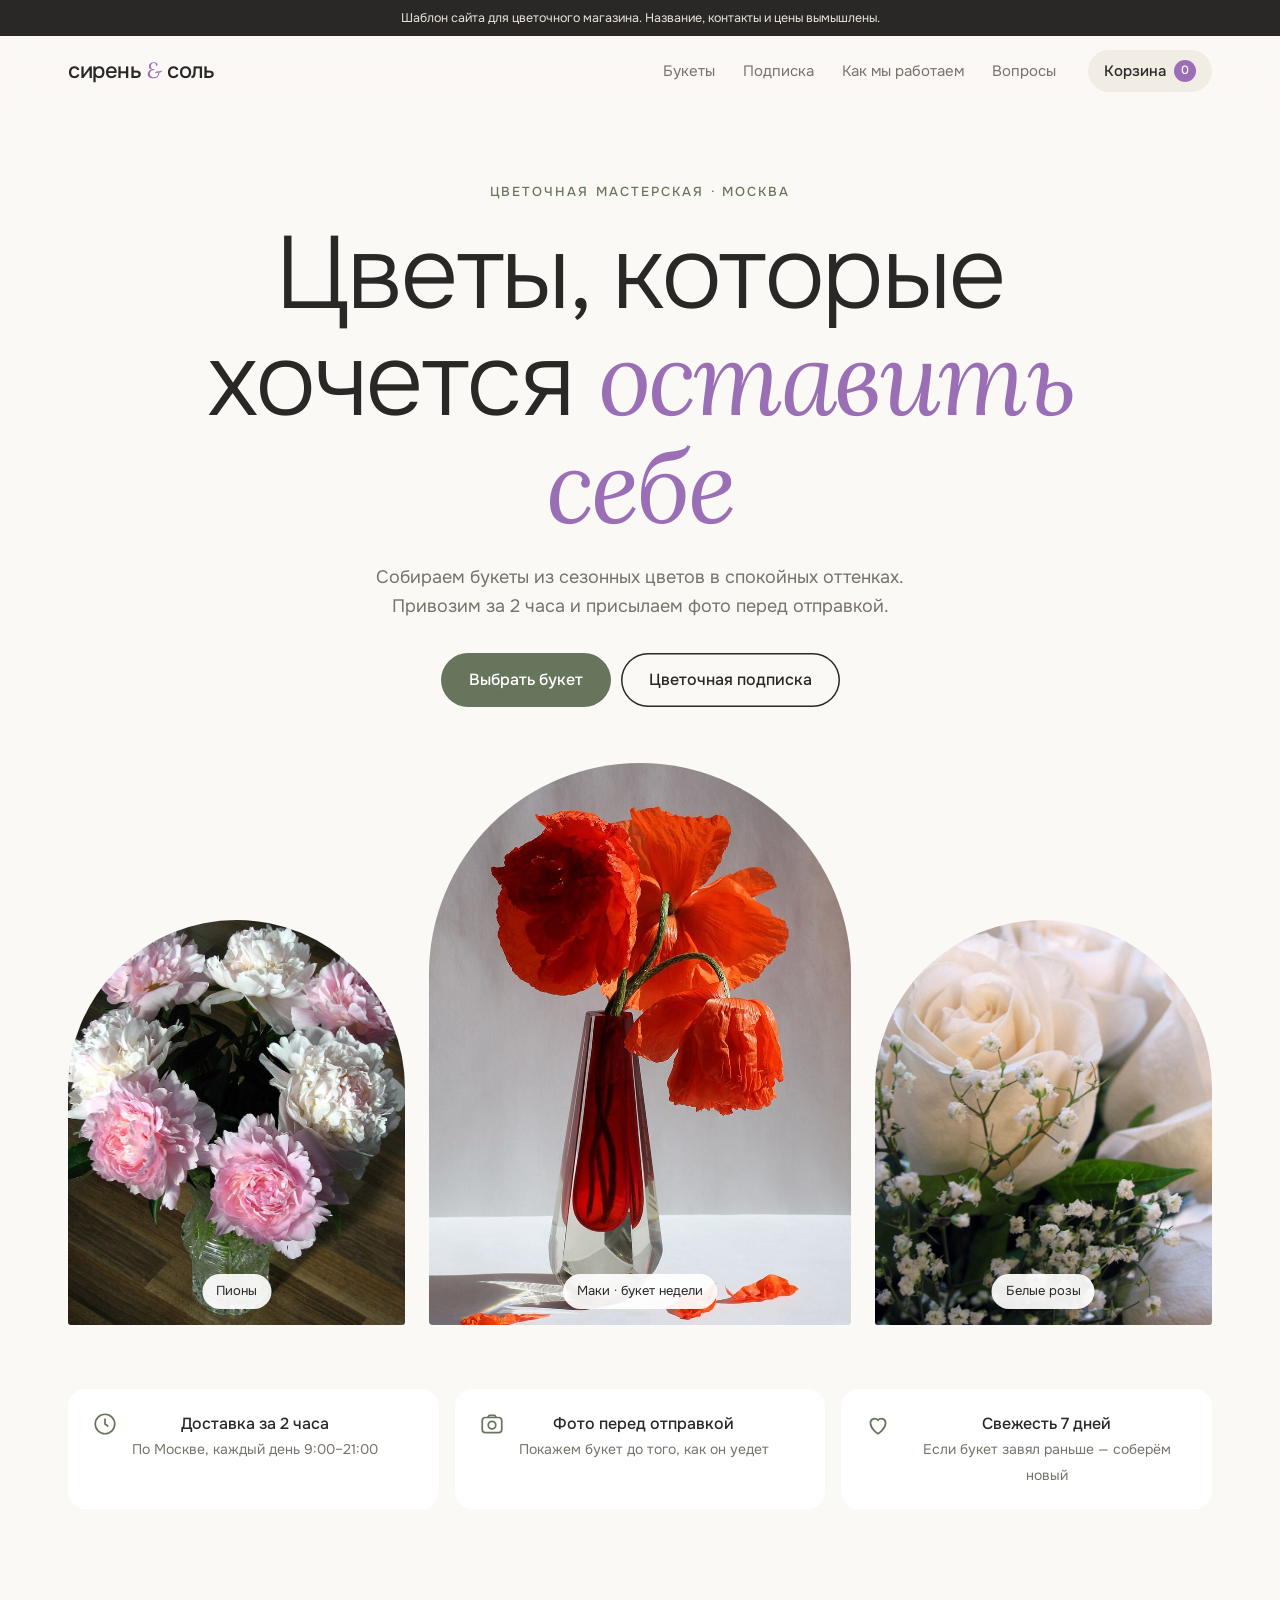
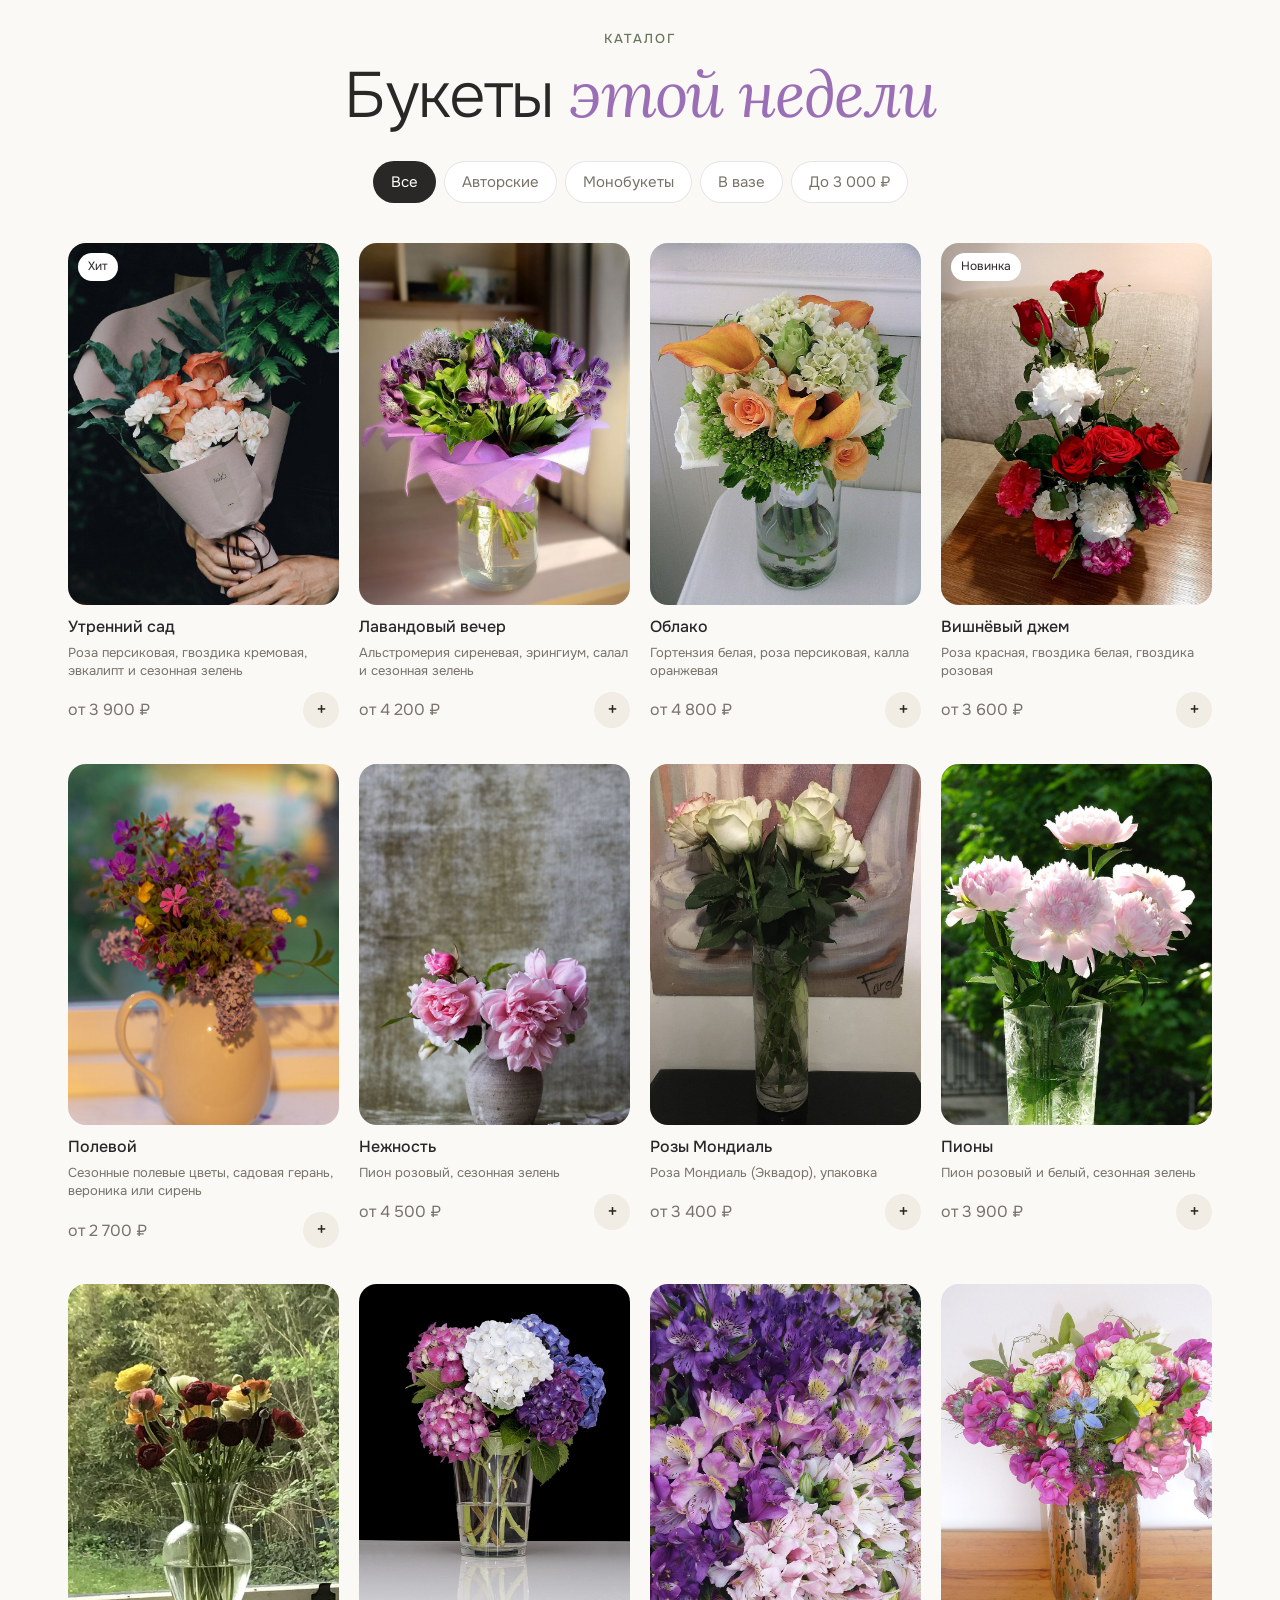
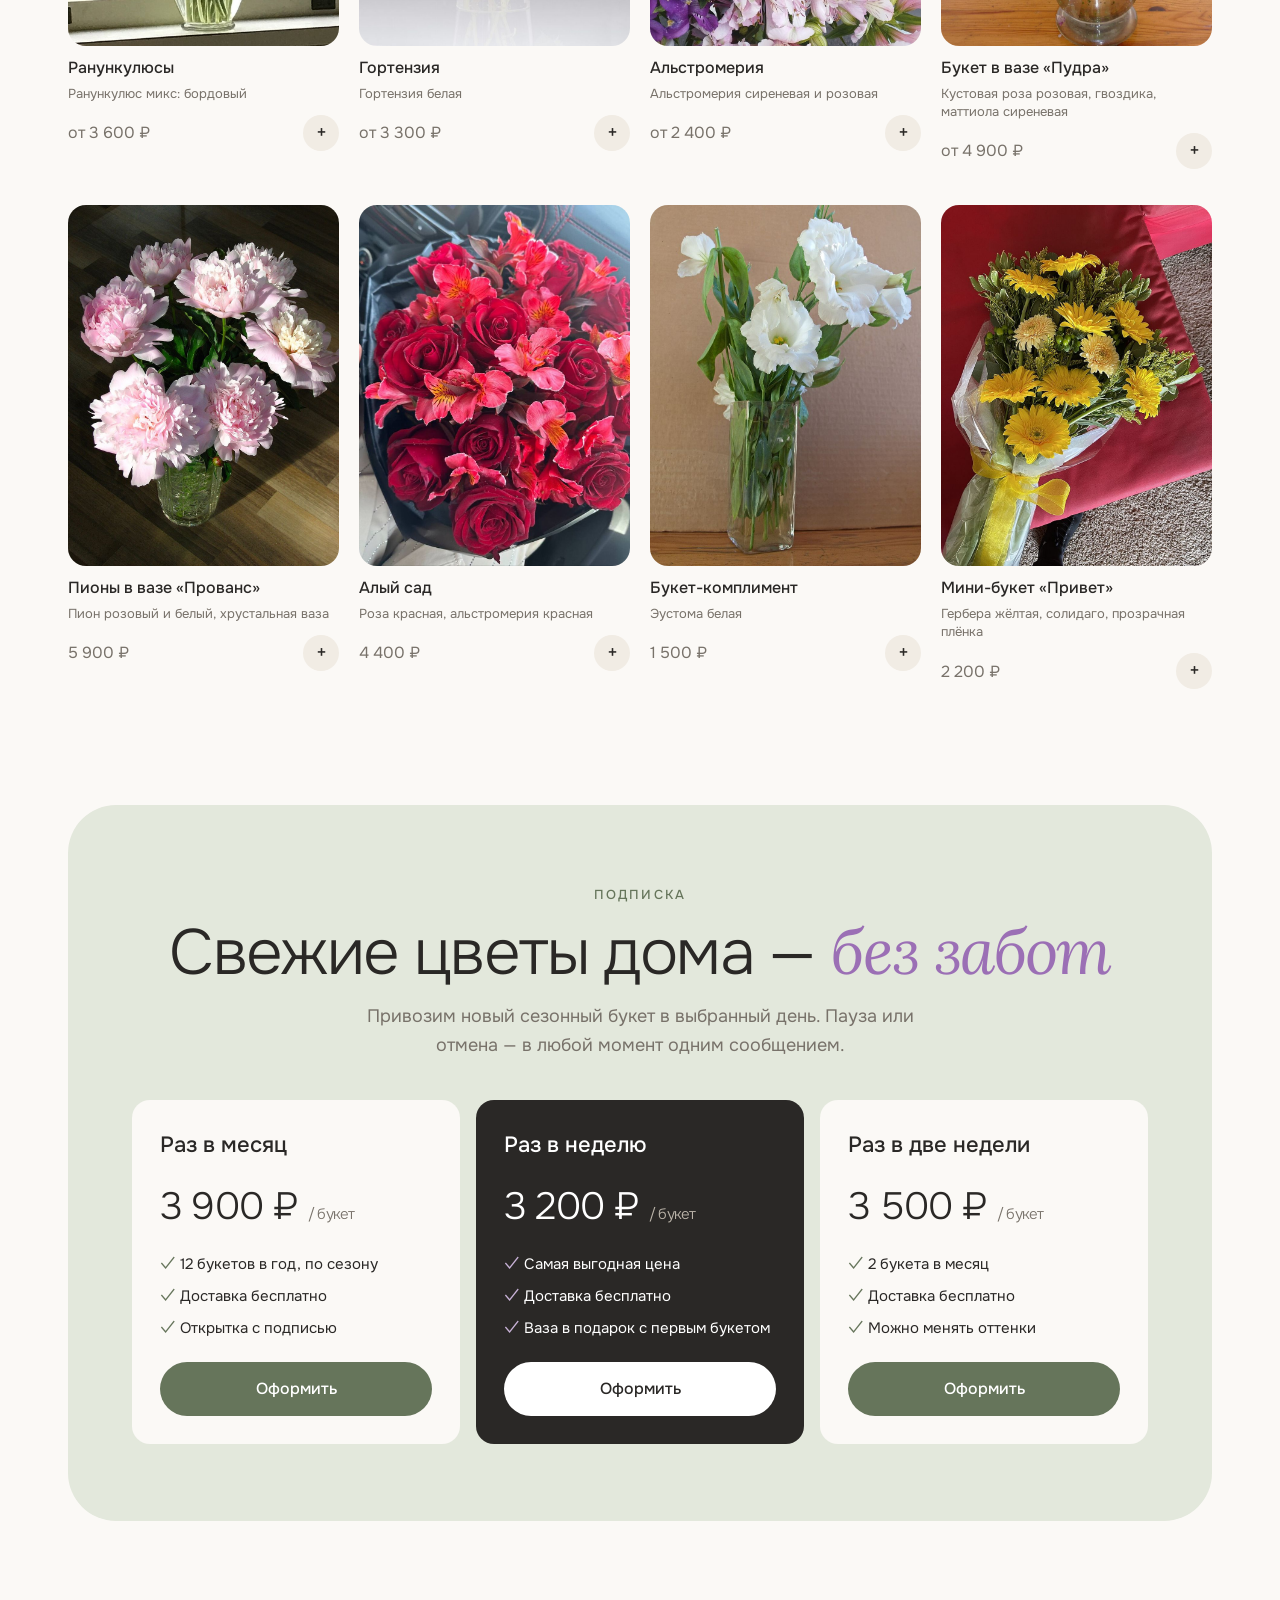
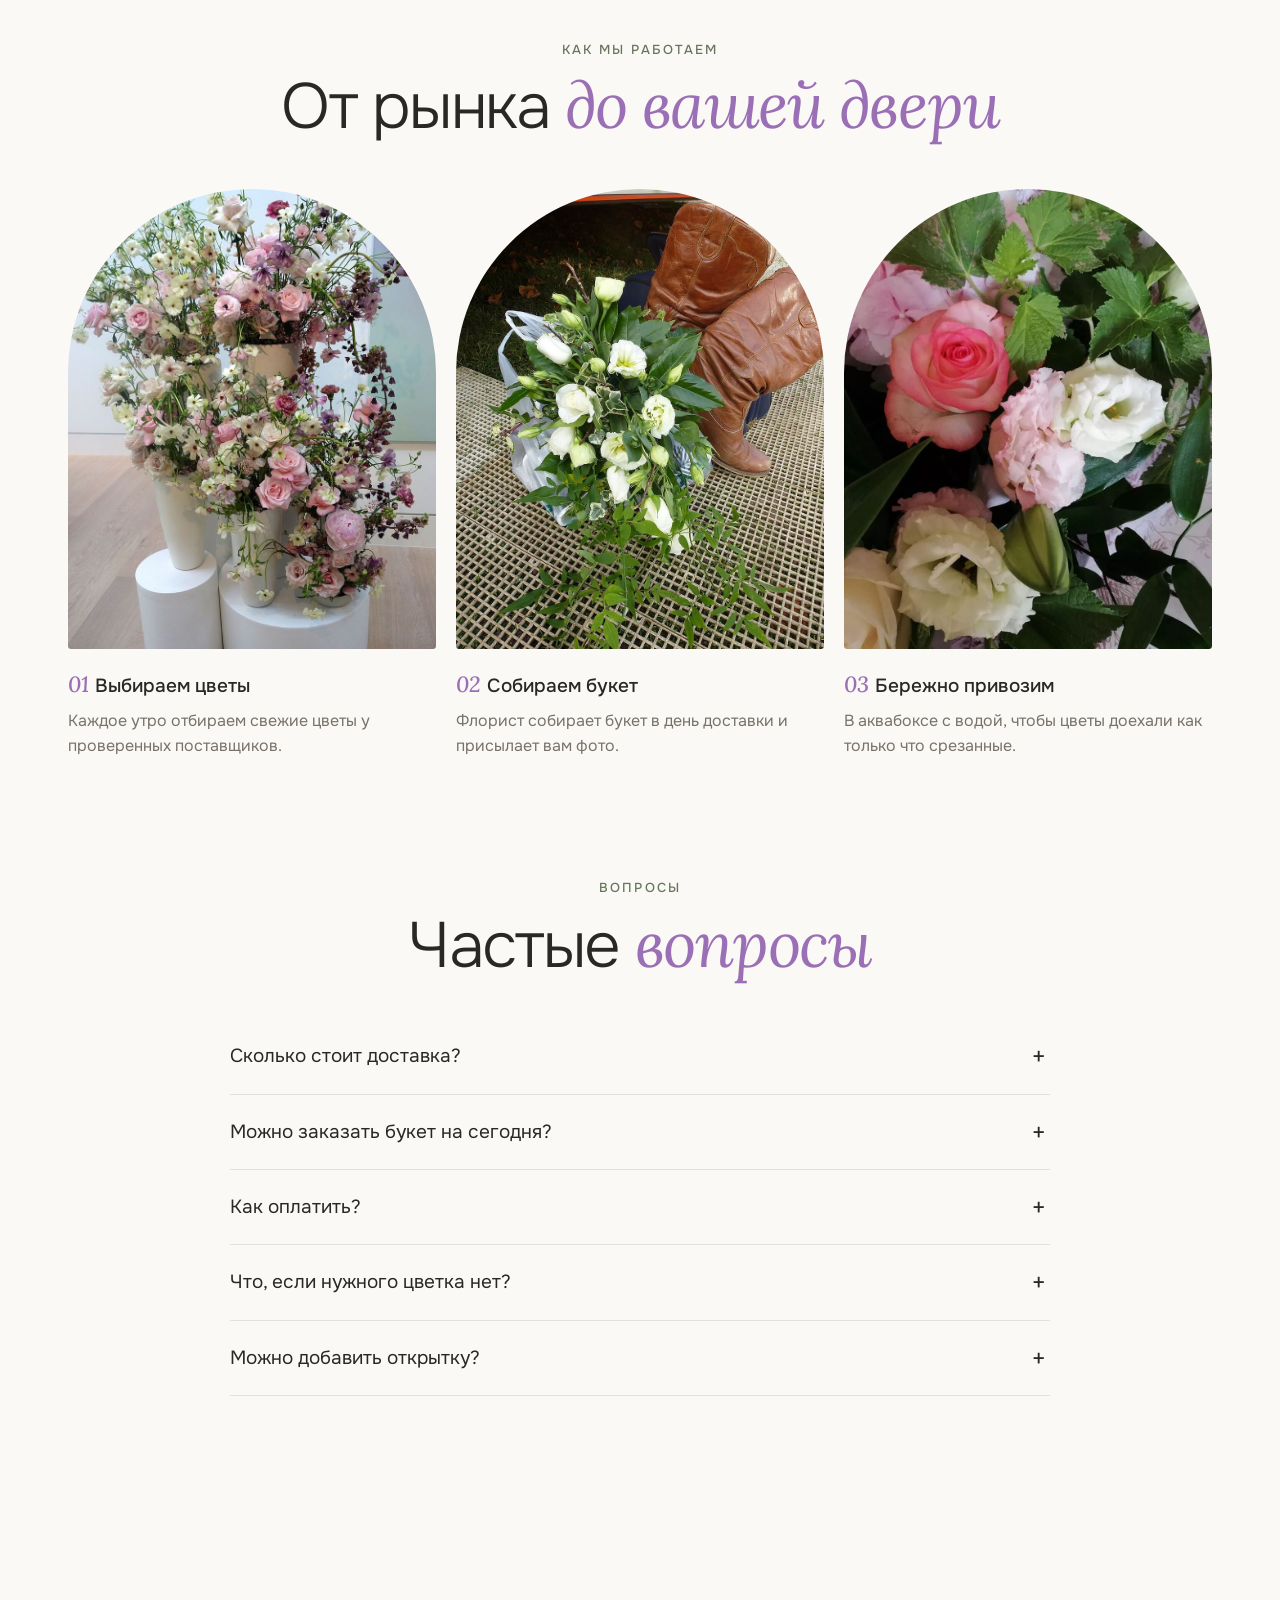
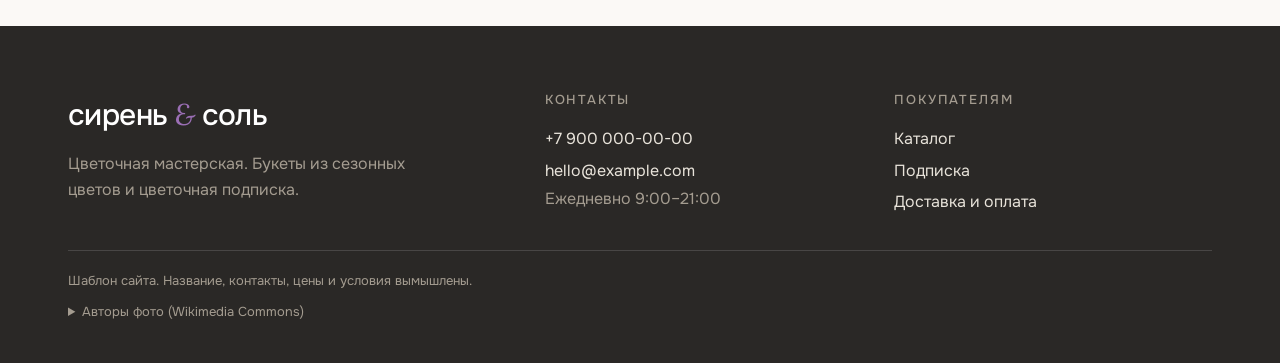
<file: siren/index.html>
<!doctype html>
<html lang="ru">
<head>
<meta charset="utf-8">
<meta name="viewport" content="width=device-width, initial-scale=1">
<meta name="robots" content="noindex, nofollow">
<title>Сирень и Соль — цветочная мастерская (шаблон)</title>
<meta name="description" content="Шаблон сайта цветочной мастерской: каталог букетов с размерами, цветочная подписка, корзина и оформление заказа с доставкой.">
<meta name="theme-color" content="#fbf9f6">
<link rel="icon" href="data:image/svg+xml,%3Csvg xmlns='http://www.w3.org/2000/svg' viewBox='0 0 32 32'%3E%3Ccircle cx='16' cy='16' r='16' fill='%236f7d63'/%3E%3Ctext x='16' y='22' font-size='16' text-anchor='middle' fill='white' font-family='Arial'%3E%26amp;%3C/text%3E%3C/svg%3E">
<link rel="preconnect" href="https://fonts.googleapis.com">
<link rel="preconnect" href="https://fonts.gstatic.com" crossorigin>
<link href="https://fonts.googleapis.com/css2?family=Onest:wght@300;400;500;600&family=Lora:ital,wght@1,400;1,500&display=swap" rel="stylesheet">
<link rel="stylesheet" href="../shared/shop.css">
<style>
:root{
  --bg:#fbf9f6; --bg2:#f1ece4; --ink:#2a2826; --muted:#78726a; --line:rgba(42,40,38,.12);
  --accent:#66755b; --accent-ink:#fff; --hi:#9b6fb5; --lilac:#e9dff0; --sage:#e3e8dc;
  --display:"Onest",system-ui,sans-serif; --sans:"Onest",system-ui,-apple-system,"Segoe UI",sans-serif; --r:18px;
  --gut:clamp(16px,4vw,48px);
}
*{box-sizing:border-box;margin:0;padding:0}
html{scroll-behavior:smooth}
body{background:var(--bg);color:var(--ink);font:400 16px/1.6 var(--sans);-webkit-font-smoothing:antialiased;overflow-x:clip}
img{display:block;max-width:100%}
a{color:inherit;text-decoration:none}
button{font:inherit;color:inherit;background:none;border:0;cursor:pointer}
.w{max-width:1240px;margin:0 auto;padding:0 var(--gut)}
em.s{font-family:"Lora",serif;font-style:italic;font-weight:400;color:var(--hi)}
.eyebrow{font-size:13px;letter-spacing:.16em;text-transform:uppercase;color:var(--accent);font-weight:500}
h1,h2{font-weight:300;letter-spacing:-.025em;line-height:1.02}
h2{font-size:clamp(36px,5vw,64px)}
section{padding:clamp(64px,9vw,120px) 0;scroll-margin-top:70px}
.center{text-align:center}
.lead{color:var(--muted);font-size:18px;max-width:560px}
.center .lead{margin:16px auto 0}
.btn{display:inline-flex;align-items:center;gap:10px;min-height:54px;padding:0 28px;border-radius:999px;background:var(--accent);color:#fff;font-weight:500;transition:background .2s,transform .2s}
.btn:hover{background:#56644c;transform:translateY(-1px)}
.btn.ghost{background:transparent;color:var(--ink);box-shadow:inset 0 0 0 1.5px var(--ink)}
.btn.ghost:hover{background:var(--ink);color:#fff}
.ph-bg{background:linear-gradient(160deg,var(--sage),var(--lilac))}

/* demo bar */
.demo{background:var(--ink);color:#e8e3da;font-size:12.5px;text-align:center;padding:8px var(--gut)}

/* header */
.hd{position:sticky;top:0;z-index:30;background:rgba(251,249,246,.86);backdrop-filter:blur(12px)}
.hd .w{display:flex;align-items:center;gap:32px;height:70px}
.logo{font-size:22px;font-weight:500;letter-spacing:-.02em}
.logo i{font-family:"Lora",serif;color:var(--hi);font-weight:400}
.nav{display:flex;gap:28px;margin-left:auto;font-size:15px;color:var(--muted)}
.nav a:hover{color:var(--ink)}
.cartb{display:inline-flex;align-items:center;gap:8px;height:42px;padding:0 16px;border-radius:999px;background:var(--bg2);font-size:15px;font-weight:500}
.cartb .n{display:inline-grid;place-items:center;min-width:22px;height:22px;border-radius:11px;background:var(--hi);color:#fff;font-size:12px;padding:0 6px}
@media(max-width:860px){.nav{display:none}.cartb{margin-left:auto}}

/* hero */
.hero{padding-top:clamp(40px,6vw,72px);text-align:center;position:relative}
.hero h1{font-size:clamp(46px,8vw,112px);max-width:1000px;margin:18px auto 0}
.hero .lead{margin:22px auto 0}
.hero-cta{display:flex;gap:10px;justify-content:center;flex-wrap:wrap;margin-top:32px}
.arches{display:grid;grid-template-columns:1fr 1.25fr 1fr;gap:clamp(12px,2vw,24px);align-items:end;margin-top:56px}
.arch{border-radius:999px 999px var(--r) var(--r);overflow:hidden;aspect-ratio:3/4;background-size:cover;background-position:center}
.arch.s{aspect-ratio:3/3.6}
.arches .tag{position:relative}
.arches .tag span{position:absolute;left:50%;bottom:16px;transform:translateX(-50%);white-space:nowrap;background:rgba(255,255,255,.92);border-radius:999px;padding:7px 14px;font-size:13px}
@media(max-width:700px){.arches{grid-template-columns:1fr 1.4fr 1fr;gap:8px;margin-top:40px}.arches .tag span{font-size:11px;padding:5px 9px;bottom:8px}}

/* perks */
.perks{display:grid;grid-template-columns:repeat(3,1fr);gap:16px;margin-top:64px}
.perk{background:#fff;border-radius:var(--r);padding:22px 24px;display:flex;gap:14px;align-items:flex-start}
.perk svg{flex:none;width:26px;height:26px;color:var(--accent)}
.perk b{display:block;font-weight:500}
.perk span{color:var(--muted);font-size:14px}
@media(max-width:860px){.perks{grid-template-columns:1fr}}

/* catalog */
.chips{display:flex;gap:8px;flex-wrap:wrap;justify-content:center;margin:32px 0 40px}
.chip{height:42px;padding:0 18px;border-radius:999px;background:#fff;box-shadow:inset 0 0 0 1px var(--line);font-size:15px;color:var(--muted)}
.chip[aria-pressed="true"]{background:var(--ink);color:#fff;box-shadow:none}
@media(max-width:700px){.chips{flex-wrap:nowrap;overflow-x:auto;justify-content:flex-start;margin:24px calc(var(--gut)*-1) 28px;padding:0 var(--gut);scrollbar-width:none}.chips::-webkit-scrollbar{display:none}.chip{flex:none}}
.grid{display:grid;grid-template-columns:repeat(4,1fr);gap:36px 20px}
@media(max-width:1000px){.grid{grid-template-columns:repeat(3,1fr)}}
@media(max-width:700px){.grid{grid-template-columns:repeat(2,1fr);gap:28px 12px}}
.it{display:flex;flex-direction:column;gap:12px;cursor:pointer}
.it .ph{aspect-ratio:3/4;border-radius:var(--r);overflow:hidden;position:relative}
.it .ph img{width:100%;height:100%;object-fit:cover;transition:transform 1s cubic-bezier(.2,.7,.2,1)}
.it:hover .ph img{transform:scale(1.05)}
.it .badge{position:absolute;top:10px;left:10px;background:#fff;border-radius:999px;padding:4px 10px;font-size:12px}
.it h3{font-size:16px;font-weight:500;line-height:1.3}
.it .comp{font-size:13px;color:var(--muted);line-height:1.4;margin-top:-6px;display:-webkit-box;-webkit-line-clamp:2;-webkit-box-orient:vertical;overflow:hidden}
.it .row{display:flex;justify-content:space-between;align-items:center;gap:8px}
.it .pr{color:var(--muted)}
.it .plus{width:36px;height:36px;border-radius:50%;background:var(--bg2);display:grid;place-items:center;font-size:20px;transition:background .2s,color .2s;flex:none}
.it:hover .plus{background:var(--accent);color:#fff}

/* subscription */
.sub{background:var(--sage);border-radius:clamp(24px,4vw,48px);padding:clamp(40px,6vw,80px) clamp(20px,5vw,64px)}
.plans{display:grid;grid-template-columns:repeat(3,1fr);gap:16px;margin-top:40px}
.plan{background:var(--bg);border-radius:var(--r);padding:28px;display:flex;flex-direction:column;gap:14px}
.plan.best{background:var(--ink);color:#fff}
.plan.best .muted{color:#bdb6ab}
.plan h3{font-size:22px;font-weight:500}
.plan .price{font-size:38px;font-weight:300;letter-spacing:-.02em}
.plan .price small{font-size:15px}
.plan ul{list-style:none;display:grid;gap:8px;font-size:15px;margin-bottom:8px}
.plan li::before{content:"✓ ";color:var(--accent)}
.plan.best li::before{color:#c9b3d8}
.plan .btn{margin-top:auto;justify-content:center}
.plan.best .btn{background:#fff;color:var(--ink)}
.muted{color:var(--muted)}
@media(max-width:860px){.plans{grid-template-columns:1fr}}

/* process */
.steps{display:grid;grid-template-columns:repeat(3,1fr);gap:20px;margin-top:48px}
.step .arch{aspect-ratio:4/5;margin-bottom:18px}
.step b{display:block;font-size:19px;font-weight:500;margin-bottom:6px}
.step span{color:var(--muted)}
.step i{font-family:"Lora",serif;color:var(--hi);font-size:22px;margin-right:6px}
@media(max-width:760px){.steps{grid-template-columns:1fr;gap:36px}}

/* faq */
.faq{max-width:820px;margin:40px auto 0}
.faq details{border-bottom:1px solid var(--line)}
.faq summary{list-style:none;cursor:pointer;padding:22px 40px 22px 0;font-size:19px;position:relative}
.faq summary::-webkit-details-marker{display:none}
.faq summary::after{content:"+";position:absolute;right:4px;top:16px;font-size:28px;font-weight:300;transition:transform .3s}
.faq details[open] summary::after{transform:rotate(45deg)}
.faq p{color:var(--muted);padding:0 0 22px;max-width:680px}

/* footer */
.ft{background:var(--ink);color:#e8e3da;padding:64px 0 calc(40px + env(safe-area-inset-bottom));margin-top:clamp(64px,9vw,120px)}
.ft .w{display:grid;grid-template-columns:1.4fr 1fr 1fr;gap:32px}
.ft .logo{color:#fff;font-size:30px}
.ft h4{font-size:13px;letter-spacing:.14em;text-transform:uppercase;color:#a49c90;font-weight:500;margin-bottom:12px}
.ft a{display:block;padding:3px 0}
.ft a:hover{color:#fff}
.ft .note{grid-column:1/-1;border-top:1px solid rgba(255,255,255,.14);padding-top:20px;font-size:13px;color:#a49c90}
@media(max-width:760px){.ft .w{grid-template-columns:1fr}}
.mbar{display:none}
@media(max-width:700px){
  .mbar{display:flex;position:fixed;left:12px;right:12px;bottom:calc(12px + env(safe-area-inset-bottom));z-index:25;gap:8px}
  .mbar a,.mbar button{flex:1;height:52px;border-radius:999px;display:flex;align-items:center;justify-content:center;gap:8px;font-weight:500;box-shadow:0 8px 24px rgba(0,0,0,.12)}
  .mbar a{background:#fff}
  .mbar button{background:var(--accent);color:#fff}
  .ft{padding-bottom:110px}
}
</style>
</head>
<body>
<aside class="demo">Шаблон сайта для цветочного магазина. Название, контакты и цены вымышлены.</aside>

<header class="hd">
  <div class="w">
    <a class="logo" href="#top">сирень <i>&amp;</i> соль</a>
    <nav class="nav"><a href="#catalog">Букеты</a><a href="#sub">Подписка</a><a href="#how">Как мы работаем</a><a href="#faq">Вопросы</a></nav>
    <button class="cartb" type="button" data-open-cart>Корзина <span class="n" data-count>0</span></button>
  </div>
</header>

<main id="top">
<section class="hero">
  <div class="w">
    <span class="eyebrow">Цветочная мастерская · Москва</span>
    <h1>Цветы, которые хочется <em class="s">оставить себе</em></h1>
    <p class="lead">Собираем букеты из сезонных цветов в спокойных оттенках. Привозим за 2 часа и присылаем фото перед отправкой.</p>
    <div class="hero-cta"><a class="btn" href="#catalog">Выбрать букет</a><a class="btn ghost" href="#sub">Цветочная подписка</a></div>
    <div class="arches">
      <div class="tag"><div class="arch s ph-bg" data-bg="hero1"></div><span>Пионы</span></div>
      <div class="tag"><div class="arch ph-bg" data-bg="hero2"></div><span>Маки · букет недели</span></div>
      <div class="tag"><div class="arch s ph-bg" data-bg="hero3"></div><span>Белые розы</span></div>
    </div>
    <div class="perks">
      <div class="perk"><svg viewBox="0 0 24 24" fill="none" stroke="currentColor" stroke-width="1.6"><circle cx="12" cy="12" r="9"/><path d="M12 7v5l3 2"/></svg><div><b>Доставка за 2 часа</b><span>По Москве, каждый день 9:00–21:00</span></div></div>
      <div class="perk"><svg viewBox="0 0 24 24" fill="none" stroke="currentColor" stroke-width="1.6"><rect x="3" y="6" width="18" height="14" rx="3"/><circle cx="12" cy="13" r="3.5"/><path d="M8 6l1.5-2h5L16 6"/></svg><div><b>Фото перед отправкой</b><span>Покажем букет до того, как он уедет</span></div></div>
      <div class="perk"><svg viewBox="0 0 24 24" fill="none" stroke="currentColor" stroke-width="1.6"><path d="M12 21s-7-4.5-7-10a4 4 0 0 1 7-2.6A4 4 0 0 1 19 11c0 5.5-7 10-7 10z"/></svg><div><b>Свежесть 7 дней</b><span>Если букет завял раньше — соберём новый</span></div></div>
    </div>
  </div>
</section>

<section id="catalog" style="padding-top:0">
  <div class="w">
    <div class="center"><span class="eyebrow">Каталог</span><h2 style="margin-top:12px">Букеты <em class="s">этой недели</em></h2></div>
    <div class="chips" id="chips" role="group" aria-label="Категория"></div>
    <div class="grid" id="grid"></div>
  </div>
</section>

<section id="sub" style="padding-top:0">
  <div class="w">
    <div class="sub">
      <div class="center"><span class="eyebrow">Подписка</span><h2 style="margin-top:12px">Свежие цветы дома — <em class="s">без забот</em></h2><p class="lead">Привозим новый сезонный букет в выбранный день. Пауза или отмена — в любой момент одним сообщением.</p></div>
      <div class="plans">
        <div class="plan"><h3>Раз в месяц</h3><div class="price">3 900 ₽ <small class="muted">/ букет</small></div><ul><li>12 букетов в год, по сезону</li><li>Доставка бесплатно</li><li>Открытка с подписью</li></ul><button class="btn" type="button" data-item="sub-month">Оформить</button></div>
        <div class="plan best"><h3>Раз в неделю</h3><div class="price">3 200 ₽ <small class="muted">/ букет</small></div><ul><li>Самая выгодная цена</li><li>Доставка бесплатно</li><li>Ваза в подарок с первым букетом</li></ul><button class="btn" type="button" data-item="sub-week">Оформить</button></div>
        <div class="plan"><h3>Раз в две недели</h3><div class="price">3 500 ₽ <small class="muted">/ букет</small></div><ul><li>2 букета в месяц</li><li>Доставка бесплатно</li><li>Можно менять оттенки</li></ul><button class="btn" type="button" data-item="sub-2week">Оформить</button></div>
      </div>
    </div>
  </div>
</section>

<section id="how" style="padding-top:0">
  <div class="w">
    <div class="center"><span class="eyebrow">Как мы работаем</span><h2 style="margin-top:12px">От рынка <em class="s">до вашей двери</em></h2></div>
    <div class="steps">
      <div class="step"><div class="arch ph-bg" data-bg="how1"></div><b><i>01</i>Выбираем цветы</b><span>Каждое утро отбираем свежие цветы у проверенных поставщиков.</span></div>
      <div class="step"><div class="arch ph-bg" data-bg="how2"></div><b><i>02</i>Собираем букет</b><span>Флорист собирает букет в день доставки и присылает вам фото.</span></div>
      <div class="step"><div class="arch ph-bg" data-bg="how3"></div><b><i>03</i>Бережно привозим</b><span>В аквабоксе с водой, чтобы цветы доехали как только что срезанные.</span></div>
    </div>
  </div>
</section>

<section id="faq" style="padding-top:0">
  <div class="w">
    <div class="center"><span class="eyebrow">Вопросы</span><h2 style="margin-top:12px">Частые <em class="s">вопросы</em></h2></div>
    <div class="faq">
      <details><summary>Сколько стоит доставка?</summary><p>В пределах МКАД — 450 ₽, за МКАД до 10 км — 750 ₽. Самовывоз из мастерской бесплатный. Подписка доставляется бесплатно.</p></details>
      <details><summary>Можно заказать букет на сегодня?</summary><p>Да, если оформить заказ до 18:00. Ближайшее время доставки — через 2 часа после подтверждения.</p></details>
      <details><summary>Как оплатить?</summary><p>Онлайн по ссылке, которую флорист пришлёт после подтверждения заказа, или при получении — картой или наличными.</p></details>
      <details><summary>Что, если нужного цветка нет?</summary><p>Флорист предложит равноценную замену в той же гамме и пришлёт фото перед отправкой.</p></details>
      <details><summary>Можно добавить открытку?</summary><p>Конечно, открытка бесплатная. Напишите текст при оформлении заказа — подпишем от руки.</p></details>
    </div>
  </div>
</section>
</main>

<footer class="ft">
  <div class="w">
    <div><div class="logo">сирень <i>&amp;</i> соль</div><p style="margin-top:12px;color:#a49c90;max-width:340px">Цветочная мастерская. Букеты из сезонных цветов и цветочная подписка.</p></div>
    <div><h4>Контакты</h4><a href="tel:+79000000000">+7 900 000-00-00</a><a href="mailto:hello@example.com">hello@example.com</a><span style="color:#a49c90">Ежедневно 9:00–21:00</span></div>
    <div><h4>Покупателям</h4><a href="#catalog">Каталог</a><a href="#sub">Подписка</a><a href="#faq">Доставка и оплата</a></div>
    <div class="note">Шаблон сайта. Название, контакты, цены и условия вымышлены. <div id="credits" style="margin-top:10px"></div></div>
  </div>
</footer>

<nav class="mbar" aria-label="Быстрые действия"><a href="#catalog">Каталог</a><button type="button" data-open-cart>Корзина <span class="n" data-count style="background:#fff;color:var(--accent);border-radius:11px;padding:0 7px;font-size:12px">0</span></button></nav>

<script src="catalog.js"></script>
<script>
window.SHOP = {
  key: "siren", name: "Сирень и Соль",
  phone: "+7 900 000-00-00", phoneHref: "tel:+79000000000", telegram: "https://t.me/", email: "hello@example.com",
  endpoint: "",
  zones: [{ v: 450, l: "В пределах МКАД", s: "450 ₽", t: "Доставка в пределах МКАД" }, { v: 750, l: "За МКАД до 10 км", s: "750 ₽", t: "Доставка за МКАД" }],
  pickup: "Самовывоз из мастерской", pickupShort: "из мастерской",
  notes: ["<b>Доставка:</b> в пределах МКАД — 450 ₽, за МКАД — 750 ₽", "<b>Фото букета</b> пришлём перед отправкой", "<b>Открытка</b> с вашим текстом — бесплатно"],
  care: ["Подрежьте стебли наискосок на 2–3 см острым ножом", "Уберите листья, которые окажутся в воде", "Ставьте в прохладную воду и меняйте её каждые 1–2 дня", "Держите букет подальше от батарей, солнца и фруктов", "Добавьте подкормку из пакетика — она идёт в комплекте"],
  img: (p, w) => p || PLACEHOLDER
};
</script>
<script src="../shared/shop.js"></script>
<script>
const { esc, price, IMG } = SHOP_UTIL;
const CATS = [["all", "Все"], ["author", "Авторские"], ["mono", "Монобукеты"], ["box", "В вазе"], ["mini", "До 3 000 ₽"]];
let cat = "all";
function render(){
  document.getElementById("chips").innerHTML = CATS.map(([k, l]) => `<button class="chip" type="button" data-k="${k}" aria-pressed="${cat === k}">${l}</button>`).join("");
  const list = ITEMS.filter(i => i.c !== "sub" && (cat === "all" || (cat === "mini" ? i.p < 3000 : i.c === cat)));
  document.getElementById("grid").innerHTML = list.map(i => `
    <a class="it" href="#p-${i.id}" data-item="${i.id}">
      <div class="ph ph-bg">${i.tag ? `<span class="badge">${esc(i.tag)}</span>` : ""}<img loading="lazy" src="${IMG(i.ph[0], 600)}" alt="${esc(i.t)}"></div>
      <h3>${esc(i.t)}</h3>
      ${i.s ? `<p class="comp">${esc(i.s.slice(0, 3).map((x, k) => { x = x.split(/ —|,/)[0]; return k ? x[0].toLowerCase() + x.slice(1) : x; }).join(", "))}</p>` : ""}
      <div class="row"><span class="pr">${price(i)}</span><span class="plus" aria-hidden="true">+</span></div>
    </a>`).join("");
}
document.getElementById("chips").addEventListener("click", e => { const b = e.target.closest("[data-k]"); if (b) { cat = b.dataset.k; render(); } });
render();
document.querySelectorAll("[data-bg]").forEach(el => { const p = (window.DECOR || {})[el.dataset.bg]; if (p) el.style.backgroundImage = `url("${IMG(p, el.offsetWidth > 400 ? 900 : 600)}")`; });
if (window.CREDITS && CREDITS.length) document.getElementById("credits").innerHTML = `<details><summary style="cursor:pointer">Авторы фото (Wikimedia Commons)</summary><p style="margin-top:8px;line-height:1.7">${CREDITS.map(c => `<a href="${c.u}" target="_blank" rel="noopener" style="display:inline;color:#cfc8bd;text-decoration:underline">${esc(c.a)}</a> (${esc(c.l)})`).join(", ")}</p></details>`;
</script>
</body>
</html>
</file>
<file: shared/shop.css>
/* Окна магазина. Сайт задаёт переменные:
   --bg --bg2 --ink --muted --line --accent --accent-ink --hi --display --sans --r */
.hide{display:none!important}
.hp{position:absolute;left:-9999px;width:1px;height:1px;overflow:hidden}
.sbtn{display:inline-flex;align-items:center;justify-content:center;text-align:center;gap:10px;min-height:52px;padding:12px 22px;border:0;border-radius:var(--r);background:var(--accent);color:var(--accent-ink);font:600 15px/1.2 var(--sans);cursor:pointer;text-decoration:none;transition:filter .2s,background .2s,color .2s}
.sbtn:hover{filter:brightness(.92)}
.sbtn:disabled{opacity:.45;cursor:default}
.sbtn.line{background:transparent;color:var(--ink);box-shadow:inset 0 0 0 1.5px var(--ink)}
.sbtn.line:hover{background:var(--ink);color:var(--bg);filter:none}
.dlg{margin:auto;border:0;padding:0;background:var(--bg);color:var(--ink);max-height:calc(100% - 24px);border-radius:var(--r);font-family:var(--sans)}
.dlg::backdrop{background:rgba(20,20,20,.55)}
.dlg .x{position:absolute;top:10px;right:12px;width:40px;height:40px;border:0;border-radius:50%;font-size:26px;line-height:1;color:var(--ink);z-index:3;background:var(--bg);cursor:pointer}
.pd{width:min(1040px,calc(100% - 24px));overflow:auto}
.pd-in{display:grid;grid-template-columns:1.05fr 1fr}
.gal{background:var(--bg2);position:relative}
.gal-main{display:grid;grid-auto-flow:column;grid-auto-columns:100%;overflow-x:auto;scroll-snap-type:x mandatory;scrollbar-width:none;aspect-ratio:3/4}
.gal-main::-webkit-scrollbar{display:none}
.gal-main img{width:100%;height:100%;object-fit:cover;scroll-snap-align:start}
.thumbs{display:flex;gap:6px;padding:8px;flex-wrap:wrap}
.thumbs button{width:56px;aspect-ratio:3/4;padding:0;border:0;background:none;opacity:.55;cursor:pointer;border-radius:calc(var(--r)/2);overflow:hidden}
.thumbs button[aria-current="true"]{opacity:1;outline:2px solid var(--hi)}
.thumbs img{width:100%;height:100%;object-fit:cover}
.pd-info{padding:36px 32px 28px;display:flex;flex-direction:column;gap:18px}
.pd-info h3{font-family:var(--display);font-weight:600;font-size:clamp(28px,3.2vw,40px);line-height:1.05;padding-right:40px;margin:0}
.pd-price{font-size:22px;font-weight:600}
.pd-desc{color:var(--muted);font-size:15px;line-height:1.6}
.pd-desc p{margin:0}.pd-desc p+p{margin-top:8px}
.pd-spec{display:grid;gap:12px;font-size:14px}
.spec b{display:block;font-size:12px;letter-spacing:.12em;text-transform:uppercase;font-weight:600;margin-bottom:6px}
.spec ul{margin:0;padding:0 0 0 18px;display:grid;gap:2px;color:var(--ink)}
.spec span{color:var(--ink)}
.care{border-top:1px solid var(--line);padding-top:10px}
.care summary{cursor:pointer;font-size:12px;letter-spacing:.12em;text-transform:uppercase;font-weight:600;list-style:none}
.care summary::-webkit-details-marker{display:none}
.care summary::after{content:" +";color:var(--muted)}
.care[open] summary::after{content:" −"}
.care ul{margin-top:8px;color:var(--muted)}
.vars{border:0;margin:0;padding:0;display:grid;gap:8px}
.vars legend{font-size:12px;letter-spacing:.12em;text-transform:uppercase;font-weight:600;margin-bottom:8px;padding:0}
.var{display:flex;justify-content:space-between;align-items:center;gap:12px;padding:12px 14px;border-radius:var(--r);box-shadow:inset 0 0 0 1px var(--line);cursor:pointer;font-size:15px}
.var:has(input:checked){box-shadow:inset 0 0 0 2px var(--accent)}
.var input{accent-color:var(--accent);margin:0 10px 0 0}
.var span:first-child{display:flex;align-items:center}
.qty{display:inline-flex;align-items:center;border-radius:var(--r);box-shadow:inset 0 0 0 1px var(--line)}
.qty button{width:40px;height:40px;border:0;background:none;font-size:18px;color:var(--ink);cursor:pointer}
.qty output{min-width:28px;text-align:center;font-weight:600}
.pd-buy{display:grid;grid-template-columns:auto 1fr;gap:10px}
.pd-buy .qty button{height:52px}
.pd-notes{list-style:none;margin:0;padding:14px 0 0;font-size:14px;color:var(--muted);border-top:1px solid var(--line);display:grid;gap:6px}
.pd-notes b{color:var(--ink);font-weight:600}
.pd-alt{font-size:13px;color:var(--muted);margin:0}
.pd-alt a{color:var(--ink)}
.dots{display:none}
@media(max-width:820px){
  .pd{width:100%;max-width:100%;height:100%;max-height:100%;border-radius:0}
  .pd-in{grid-template-columns:1fr}
  .gal-main{aspect-ratio:4/5}
  .pd-info{padding:22px 16px calc(28px + env(safe-area-inset-bottom))}
  .thumbs{display:none}
  .dots{display:flex;gap:6px;justify-content:center;position:absolute;bottom:10px;left:0;right:0}
  .dots i{width:6px;height:6px;border-radius:50%;background:#fff;opacity:.6}
  .dots i.on{opacity:1;background:var(--hi)}
}
.cart{width:min(560px,100%);height:100%;max-height:100%;margin:0 0 0 auto;border-radius:0}
.cart-in{display:flex;flex-direction:column;min-height:100%}
.cart h3{font-family:var(--display);font-weight:600;font-size:30px;margin:0;padding:22px 24px 14px;border-bottom:1px solid var(--line)}
.cart-body{flex:1;padding:8px 24px 24px}
.cart-foot{position:sticky;bottom:0;background:var(--bg);border-top:1px solid var(--line);padding:16px 24px calc(16px + env(safe-area-inset-bottom));display:grid;gap:10px}
.sum{display:flex;justify-content:space-between;font-size:15px}
.sum.big{font-size:20px;font-weight:600}
.ci{display:grid;grid-template-columns:72px 1fr auto;gap:14px;padding:16px 0;border-bottom:1px solid var(--line)}
.ci img{width:72px;aspect-ratio:3/4;object-fit:cover;border-radius:calc(var(--r)/2)}
.ci b{font-weight:600;font-size:15px;display:block}
.ci small{color:var(--muted);font-size:13px}
.ci .qty{margin-top:10px}.ci .qty button{width:34px;height:34px}
.ci-r{display:grid;gap:8px;justify-items:end;align-content:start}
.ci .rm{font:inherit;font-size:13px;color:var(--muted);text-decoration:underline;background:none;border:0;cursor:pointer}
.ci .pr{font-weight:600;white-space:nowrap}
.empty-cart{padding:40px 0;color:var(--muted)}
.empty-cart a{color:var(--ink)}
.fs{border:0;margin:0;padding:18px 0;border-bottom:1px solid var(--line);display:grid;gap:10px;min-width:0}
.fs legend{font-size:12px;letter-spacing:.12em;text-transform:uppercase;font-weight:600;padding:0 0 10px}
.row2{display:grid;grid-template-columns:1fr 1fr;gap:10px}
.row3{display:grid;grid-template-columns:2fr 1fr 1fr;gap:10px}
.fld{display:grid;gap:4px;font-size:13px;color:var(--muted)}
.fld input,.fld select,.fld textarea{font:inherit;font-size:16px;color:var(--ink);background:#fff;border:1px solid var(--line);padding:11px 12px;border-radius:calc(var(--r)/2);width:100%;box-sizing:border-box}
.fld textarea{resize:vertical;min-height:72px}
.fld input:focus,.fld select:focus,.fld textarea:focus{outline:2px solid var(--accent);outline-offset:-1px}
.fld .cnt{justify-self:end;font-size:12px}
.seg{display:flex;flex-wrap:wrap;gap:8px}
.seg label{flex:1 1 auto;display:flex;flex-direction:column;align-items:center;justify-content:center;text-align:center;min-height:46px;padding:8px 12px;border-radius:calc(var(--r)/2);box-shadow:inset 0 0 0 1px var(--line);cursor:pointer;font-size:14px;background:#fff}
.seg label:has(input:checked){box-shadow:inset 0 0 0 2px var(--accent)}
.seg input{position:absolute;opacity:0;pointer-events:none}
.seg small{display:block;color:var(--muted);font-size:12px}
.chk{display:flex;gap:10px;font-size:13px;color:var(--muted);align-items:flex-start}
.chk input{accent-color:var(--accent);margin-top:2px;flex:none;width:18px;height:18px}
.err{color:var(--hi);font-size:13px;margin:0}
.done{padding:28px 24px;display:grid;gap:14px}
.done h4{font-family:var(--display);font-size:30px;font-weight:600;line-height:1.1;margin:0}
.done p{margin:0}
.done pre{white-space:pre-wrap;font:inherit;font-size:14px;background:#fff;border:1px solid var(--line);border-radius:calc(var(--r)/2);padding:14px;max-height:240px;overflow:auto;margin:0}
@media(max-width:560px){.row3{grid-template-columns:1fr 1fr}.row3 .fld:first-child{grid-column:1/-1}}
.toast{position:fixed;left:50%;bottom:84px;transform:translateX(-50%);background:var(--ink);color:var(--bg);padding:12px 18px;border-radius:var(--r);font:14px var(--sans);z-index:60;opacity:0;transition:opacity .25s;pointer-events:none;max-width:calc(100% - 32px);text-align:center}
.toast.on{opacity:1}
[data-count].zero{display:none}
</file>
